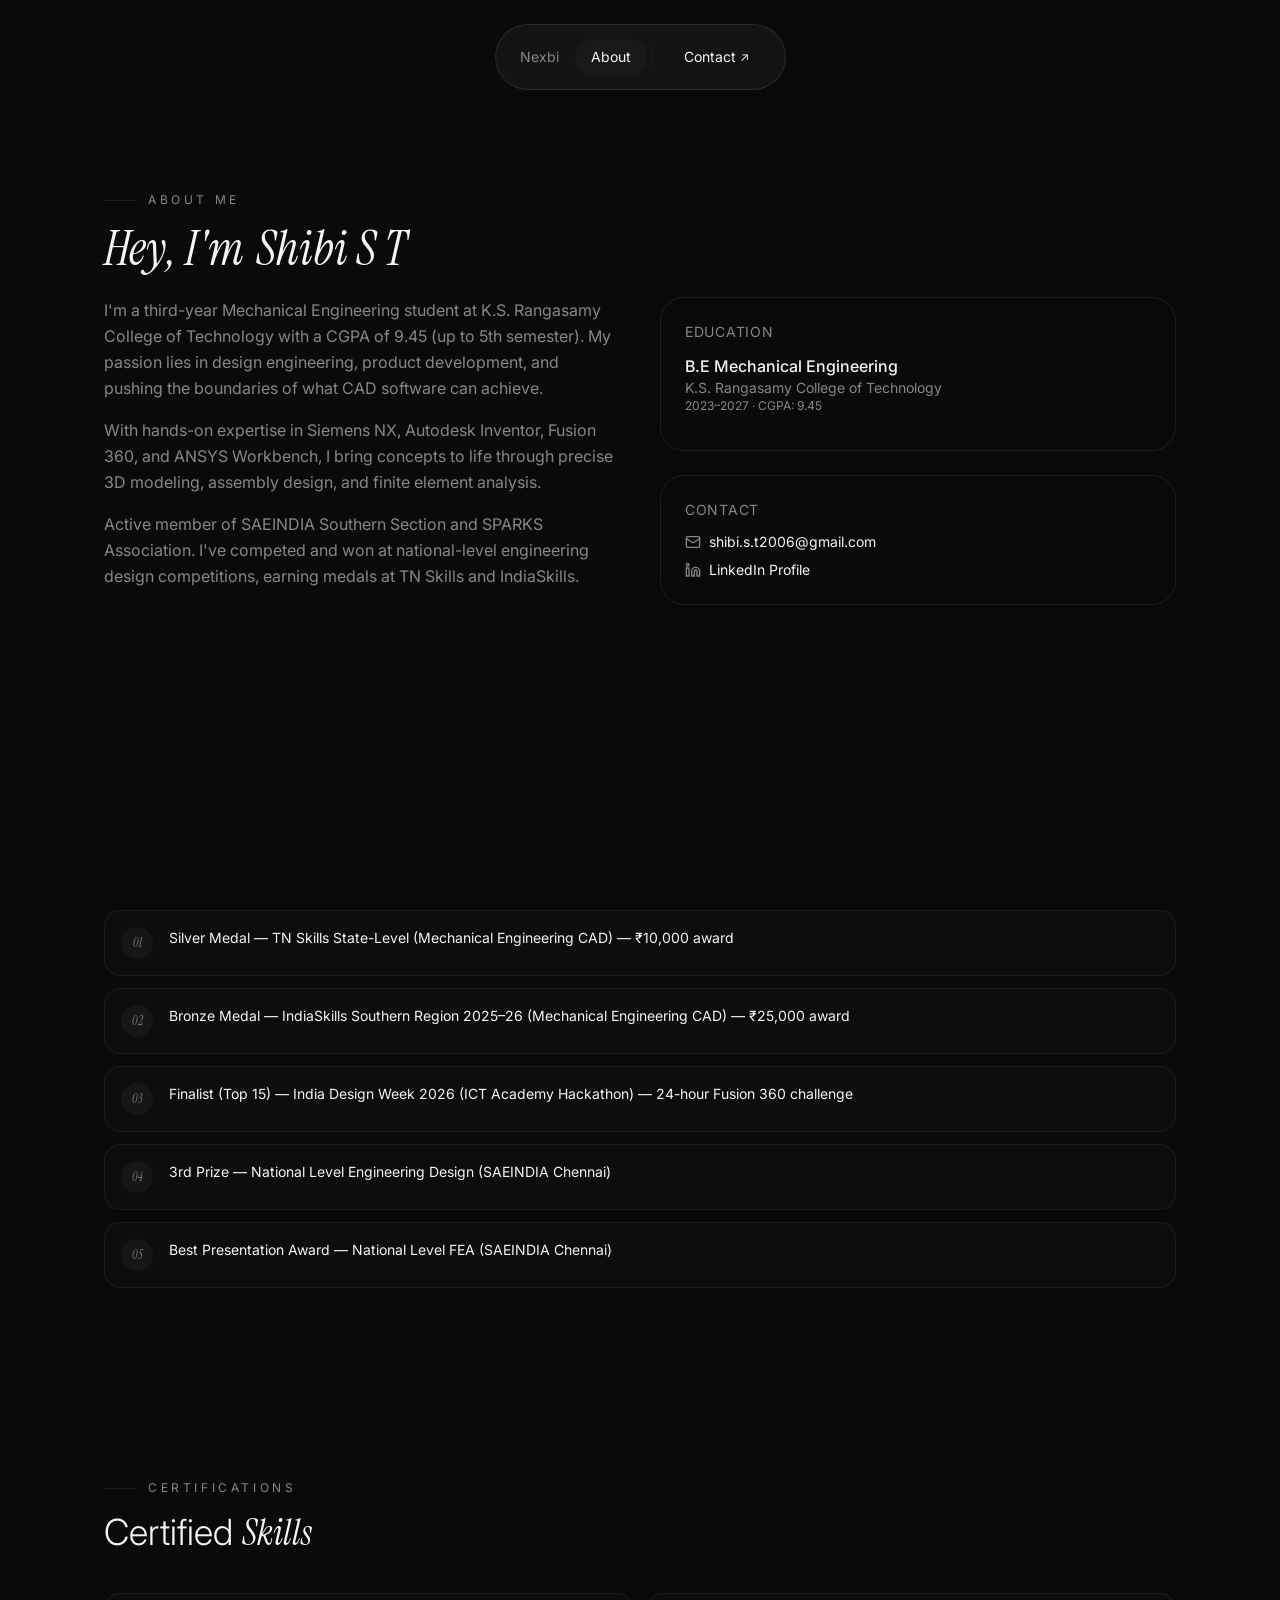
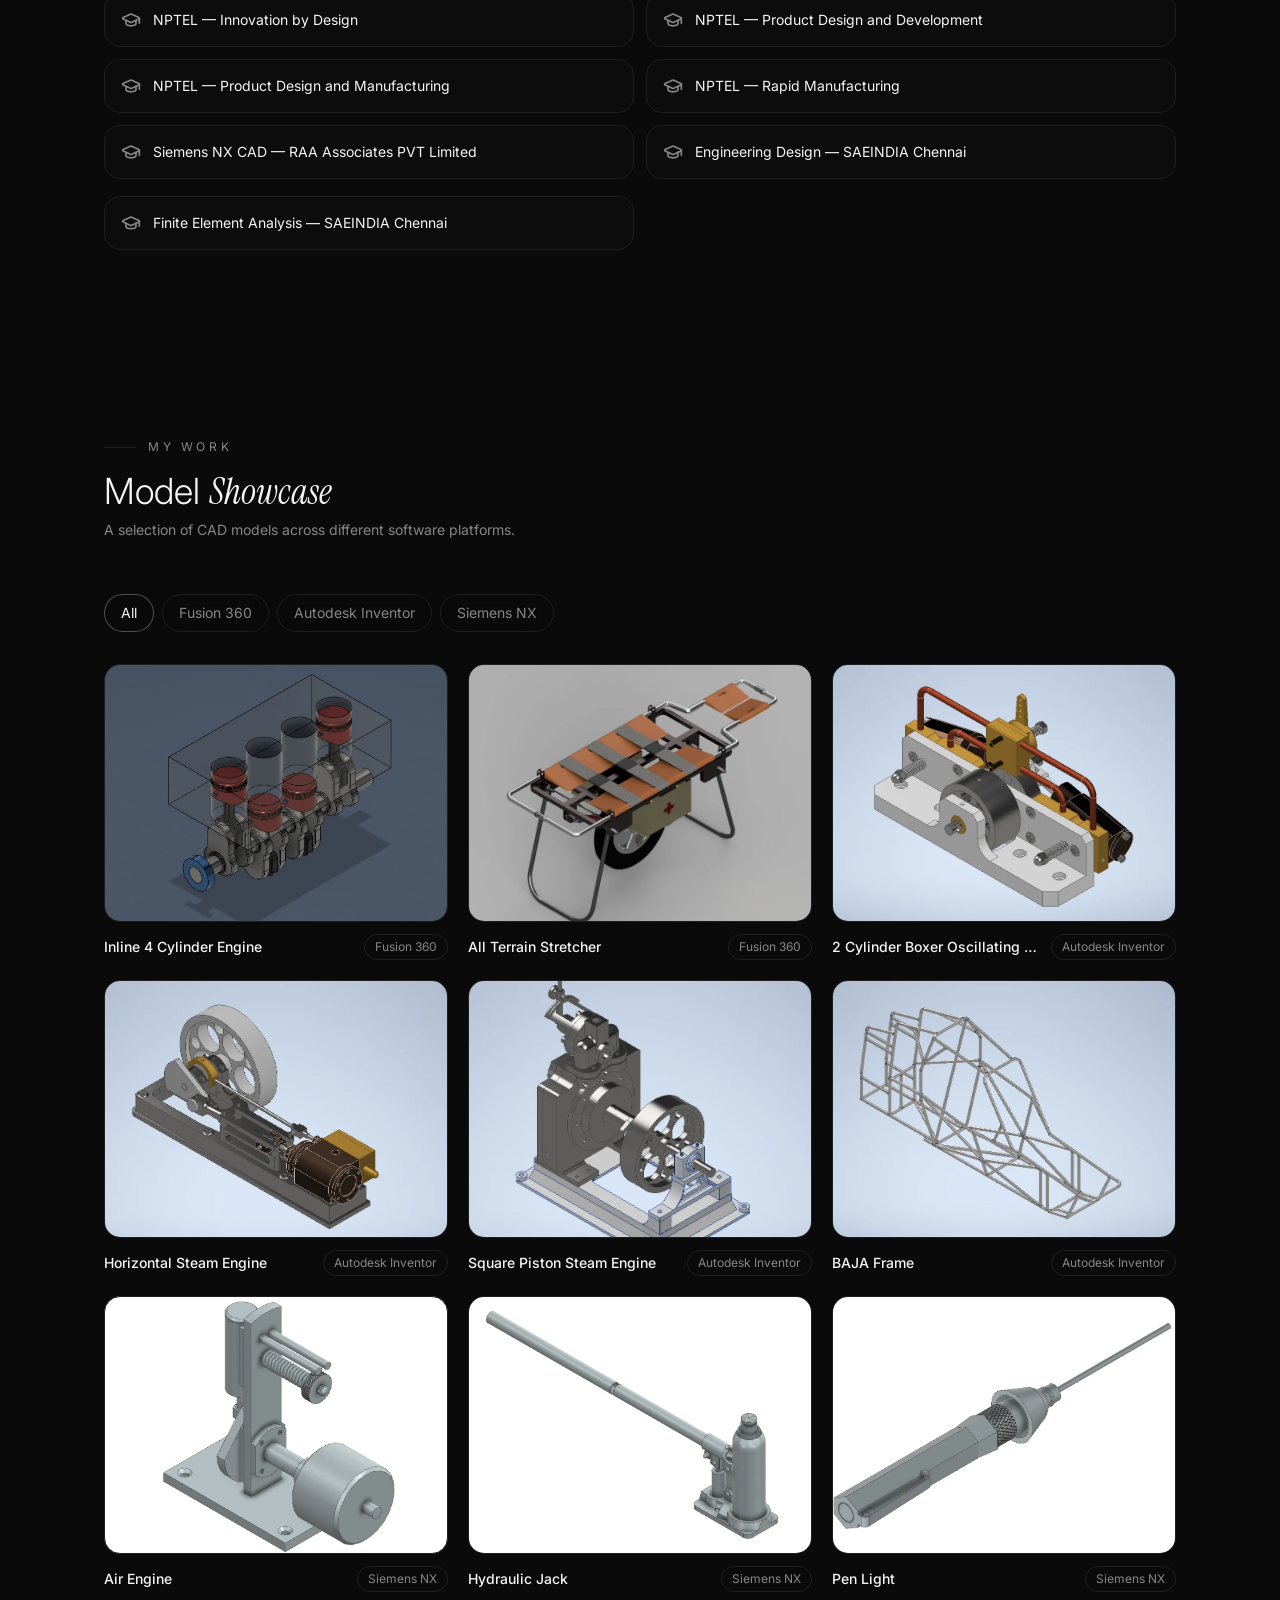
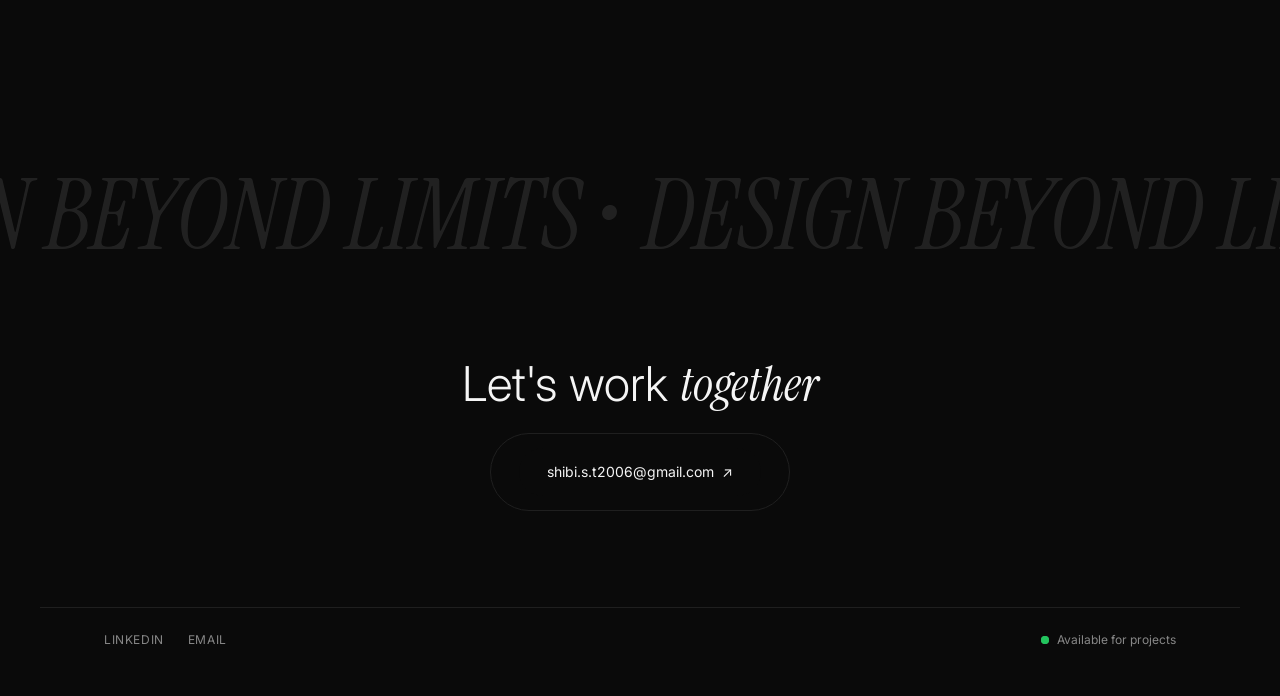
<file: index.html>
<!doctype html>
<html lang="en">
  <head>
    <meta charset="UTF-8" />
    <meta name="viewport" content="width=device-width, initial-scale=1.0" />
    <title>Shibi S T | Mechanical Engineer & CAD Designer</title>
    <meta
      name="description"
      content="Official portfolio of Shibi S T. A third-year Mechanical Engineering student and CAD designer specializing in NEXBI services, 3D modeling, and engineering drafting."
    />
    <meta name="keywords" content="Shibi S T, shibi st, mechanical engineer hosur, CAD designer India, NEXBI founder, engineering student portfolio" />
    <meta name="author" content="Shibi S T" />
    <meta name="robots" content="index, follow" />
    <meta name="googlebot" content="index, follow" />
    <link rel="canonical" href="https://shibist.me/" />
    <link rel="icon" type="image/png" href="/favicon.png" />

    <meta property="og:site_name" content="Shibi S T" />
    <meta property="og:title" content="Shibi S T | Mechanical Engineer & CAD Designer" />
    <meta
      property="og:description"
      content="Portfolio of Shibi S T - Specialized in CAD modeling, product design, and founder of NEXBI."
    />
    <meta property="og:type" content="website" />
    <meta property="og:url" content="https://shibist.me/" />
    <meta property="og:image" content="https://shibist.me/favicon.png" />

    <meta name="twitter:card" content="summary" />
    <meta name="twitter:title" content="Shibi S T | About" />
    <meta
      name="twitter:description"
      content="About Shibi S T - Mechanical Engineering student and CAD designer focused on product design, modeling, and engineering competitions."
    />
    <meta name="twitter:image" content="https://shibist.me/favicon.png" />

    <script type="application/ld+json">
      {
        "@context": "https://schema.org",
        "@type": "Person",
        "name": "Shibi S T",
        "alternateName": ["shibi st", "shibi s t"],
        "url": "https://shibist.me/",
        "jobTitle": "Mechanical Engineering Student and CAD Designer",
        "email": "shibi.s.t2006@gmail.com",
        "description": "Founder of NEXBI, specializing in CAD modeling and engineering design.",
        "sameAs": [
          "https://www.linkedin.com/in/shibi-s-t-",
          "https://github.com/SHIBI-S-T",
          "https://nexbi.works"
        ]
      }
    </script>
    <script type="module" crossorigin src="/assets/index-DnCBXsKZ.js"></script>
    <link rel="stylesheet" crossorigin href="/assets/index-svt3LB_r.css">
  </head>
  <body>
    <div id="root"></div>
  </body>
</html>
</file>
<file: assets/index-svt3LB_r.css>
@import"https://fonts.googleapis.com/css2?family=Instrument+Serif:ital@1&family=Inter:wght@300;400;500;600;700&display=swap";*,:before,:after{--tw-border-spacing-x: 0;--tw-border-spacing-y: 0;--tw-translate-x: 0;--tw-translate-y: 0;--tw-rotate: 0;--tw-skew-x: 0;--tw-skew-y: 0;--tw-scale-x: 1;--tw-scale-y: 1;--tw-pan-x: ;--tw-pan-y: ;--tw-pinch-zoom: ;--tw-scroll-snap-strictness: proximity;--tw-gradient-from-position: ;--tw-gradient-via-position: ;--tw-gradient-to-position: ;--tw-ordinal: ;--tw-slashed-zero: ;--tw-numeric-figure: ;--tw-numeric-spacing: ;--tw-numeric-fraction: ;--tw-ring-inset: ;--tw-ring-offset-width: 0px;--tw-ring-offset-color: #fff;--tw-ring-color: rgb(59 130 246 / .5);--tw-ring-offset-shadow: 0 0 #0000;--tw-ring-shadow: 0 0 #0000;--tw-shadow: 0 0 #0000;--tw-shadow-colored: 0 0 #0000;--tw-blur: ;--tw-brightness: ;--tw-contrast: ;--tw-grayscale: ;--tw-hue-rotate: ;--tw-invert: ;--tw-saturate: ;--tw-sepia: ;--tw-drop-shadow: ;--tw-backdrop-blur: ;--tw-backdrop-brightness: ;--tw-backdrop-contrast: ;--tw-backdrop-grayscale: ;--tw-backdrop-hue-rotate: ;--tw-backdrop-invert: ;--tw-backdrop-opacity: ;--tw-backdrop-saturate: ;--tw-backdrop-sepia: ;--tw-contain-size: ;--tw-contain-layout: ;--tw-contain-paint: ;--tw-contain-style: }::backdrop{--tw-border-spacing-x: 0;--tw-border-spacing-y: 0;--tw-translate-x: 0;--tw-translate-y: 0;--tw-rotate: 0;--tw-skew-x: 0;--tw-skew-y: 0;--tw-scale-x: 1;--tw-scale-y: 1;--tw-pan-x: ;--tw-pan-y: ;--tw-pinch-zoom: ;--tw-scroll-snap-strictness: proximity;--tw-gradient-from-position: ;--tw-gradient-via-position: ;--tw-gradient-to-position: ;--tw-ordinal: ;--tw-slashed-zero: ;--tw-numeric-figure: ;--tw-numeric-spacing: ;--tw-numeric-fraction: ;--tw-ring-inset: ;--tw-ring-offset-width: 0px;--tw-ring-offset-color: #fff;--tw-ring-color: rgb(59 130 246 / .5);--tw-ring-offset-shadow: 0 0 #0000;--tw-ring-shadow: 0 0 #0000;--tw-shadow: 0 0 #0000;--tw-shadow-colored: 0 0 #0000;--tw-blur: ;--tw-brightness: ;--tw-contrast: ;--tw-grayscale: ;--tw-hue-rotate: ;--tw-invert: ;--tw-saturate: ;--tw-sepia: ;--tw-drop-shadow: ;--tw-backdrop-blur: ;--tw-backdrop-brightness: ;--tw-backdrop-contrast: ;--tw-backdrop-grayscale: ;--tw-backdrop-hue-rotate: ;--tw-backdrop-invert: ;--tw-backdrop-opacity: ;--tw-backdrop-saturate: ;--tw-backdrop-sepia: ;--tw-contain-size: ;--tw-contain-layout: ;--tw-contain-paint: ;--tw-contain-style: }*,:before,:after{box-sizing:border-box;border-width:0;border-style:solid;border-color:#e5e7eb}:before,:after{--tw-content: ""}html,:host{line-height:1.5;-webkit-text-size-adjust:100%;-moz-tab-size:4;-o-tab-size:4;tab-size:4;font-family:ui-sans-serif,system-ui,sans-serif,"Apple Color Emoji","Segoe UI Emoji",Segoe UI Symbol,"Noto Color Emoji";font-feature-settings:normal;font-variation-settings:normal;-webkit-tap-highlight-color:transparent}body{margin:0;line-height:inherit}hr{height:0;color:inherit;border-top-width:1px}abbr:where([title]){-webkit-text-decoration:underline dotted;text-decoration:underline dotted}h1,h2,h3,h4,h5,h6{font-size:inherit;font-weight:inherit}a{color:inherit;text-decoration:inherit}b,strong{font-weight:bolder}code,kbd,samp,pre{font-family:ui-monospace,SFMono-Regular,Menlo,Monaco,Consolas,Liberation Mono,Courier New,monospace;font-feature-settings:normal;font-variation-settings:normal;font-size:1em}small{font-size:80%}sub,sup{font-size:75%;line-height:0;position:relative;vertical-align:baseline}sub{bottom:-.25em}sup{top:-.5em}table{text-indent:0;border-color:inherit;border-collapse:collapse}button,input,optgroup,select,textarea{font-family:inherit;font-feature-settings:inherit;font-variation-settings:inherit;font-size:100%;font-weight:inherit;line-height:inherit;letter-spacing:inherit;color:inherit;margin:0;padding:0}button,select{text-transform:none}button,input:where([type=button]),input:where([type=reset]),input:where([type=submit]){-webkit-appearance:button;background-color:transparent;background-image:none}:-moz-focusring{outline:auto}:-moz-ui-invalid{box-shadow:none}progress{vertical-align:baseline}::-webkit-inner-spin-button,::-webkit-outer-spin-button{height:auto}[type=search]{-webkit-appearance:textfield;outline-offset:-2px}::-webkit-search-decoration{-webkit-appearance:none}::-webkit-file-upload-button{-webkit-appearance:button;font:inherit}summary{display:list-item}blockquote,dl,dd,h1,h2,h3,h4,h5,h6,hr,figure,p,pre{margin:0}fieldset{margin:0;padding:0}legend{padding:0}ol,ul,menu{list-style:none;margin:0;padding:0}dialog{padding:0}textarea{resize:vertical}input::-moz-placeholder,textarea::-moz-placeholder{opacity:1;color:#9ca3af}input::placeholder,textarea::placeholder{opacity:1;color:#9ca3af}button,[role=button]{cursor:pointer}:disabled{cursor:default}img,svg,video,canvas,audio,iframe,embed,object{display:block;vertical-align:middle}img,video{max-width:100%;height:auto}[hidden]:where(:not([hidden=until-found])){display:none}:root{--bg: 0 0% 4%;--surface: 0 0% 8%;--text: 0 0% 96%;--muted: 0 0% 53%;--stroke: 0 0% 12%;--accent: 210 35% 55%;--accent-light: 210 30% 67%;--font-body: "Inter", sans-serif;--font-display: "Instrument Serif", serif;--background: 0 0% 4%;--foreground: 0 0% 96%;--card: 0 0% 8%;--card-foreground: 0 0% 96%;--popover: 0 0% 8%;--popover-foreground: 0 0% 96%;--primary: 210 35% 55%;--primary-foreground: 0 0% 4%;--secondary: 0 0% 12%;--secondary-foreground: 0 0% 96%;--muted-color: 0 0% 53%;--muted-foreground: 0 0% 53%;--accent-color: 0 0% 96%;--accent-foreground: 0 0% 4%;--destructive: 0 84.2% 60.2%;--destructive-foreground: 0 0% 96%;--border: 0 0% 12%;--input: 0 0% 12%;--ring: 210 35% 55%;--radius: .5rem;--sidebar-background: 0 0% 6%;--sidebar-foreground: 0 0% 96%;--sidebar-primary: 0 0% 96%;--sidebar-primary-foreground: 0 0% 4%;--sidebar-accent: 0 0% 12%;--sidebar-accent-foreground: 0 0% 96%;--sidebar-border: 0 0% 12%;--sidebar-ring: 0 0% 96%}*{border-color:hsl(var(--border))}body{background-color:hsl(var(--bg));font-family:Inter,sans-serif;color:hsl(var(--text));-webkit-font-smoothing:antialiased;-moz-osx-font-smoothing:grayscale}html{scroll-behavior:smooth;scrollbar-width:none;-ms-overflow-style:none}html::-webkit-scrollbar{display:none}select,select option{background-color:hsl(var(--surface));color:hsl(var(--text))}.sr-only{position:absolute;width:1px;height:1px;padding:0;margin:-1px;overflow:hidden;clip:rect(0,0,0,0);white-space:nowrap;border-width:0}.pointer-events-none{pointer-events:none}.pointer-events-auto{pointer-events:auto}.visible{visibility:visible}.invisible{visibility:hidden}.fixed{position:fixed}.absolute{position:absolute}.relative{position:relative}.inset-0{top:0;right:0;bottom:0;left:0}.inset-\[-2px\]{top:-2px;right:-2px;bottom:-2px;left:-2px}.inset-x-0{left:0;right:0}.inset-y-0{top:0;bottom:0}.-bottom-12{bottom:-3rem}.-left-12{left:-3rem}.-right-12{right:-3rem}.-top-12{top:-3rem}.bottom-0{bottom:0}.bottom-2{bottom:.5rem}.bottom-8{bottom:2rem}.left-0{left:0}.left-1{left:.25rem}.left-1\/2{left:50%}.left-2{left:.5rem}.left-4{left:1rem}.left-\[50\%\]{left:50%}.right-0{right:0}.right-1{right:.25rem}.right-2{right:.5rem}.right-3{right:.75rem}.right-4{right:1rem}.top-0{top:0}.top-1\.5{top:.375rem}.top-1\/2{top:50%}.top-2{top:.5rem}.top-3\.5{top:.875rem}.top-4{top:1rem}.top-\[1px\]{top:1px}.top-\[50\%\]{top:50%}.top-\[60\%\]{top:60%}.top-full{top:100%}.-z-10{z-index:-10}.z-0{z-index:0}.z-10{z-index:10}.z-20{z-index:20}.z-50{z-index:50}.z-\[100\]{z-index:100}.z-\[1\]{z-index:1}.z-\[2\]{z-index:2}.z-\[9999\]{z-index:9999}.-mx-1{margin-left:-.25rem;margin-right:-.25rem}.mx-1{margin-left:.25rem;margin-right:.25rem}.mx-2{margin-left:.5rem;margin-right:.5rem}.mx-3\.5{margin-left:.875rem;margin-right:.875rem}.mx-auto{margin-left:auto;margin-right:auto}.my-0\.5{margin-top:.125rem;margin-bottom:.125rem}.my-1{margin-top:.25rem;margin-bottom:.25rem}.-ml-4{margin-left:-1rem}.-mt-4{margin-top:-1rem}.mb-1{margin-bottom:.25rem}.mb-10{margin-bottom:2.5rem}.mb-12{margin-bottom:3rem}.mb-16{margin-bottom:4rem}.mb-2{margin-bottom:.5rem}.mb-20{margin-bottom:5rem}.mb-24{margin-bottom:6rem}.mb-3{margin-bottom:.75rem}.mb-4{margin-bottom:1rem}.mb-5{margin-bottom:1.25rem}.mb-6{margin-bottom:1.5rem}.mb-8{margin-bottom:2rem}.ml-1{margin-left:.25rem}.ml-2{margin-left:.5rem}.ml-auto{margin-left:auto}.mr-2{margin-right:.5rem}.mt-1{margin-top:.25rem}.mt-1\.5{margin-top:.375rem}.mt-2{margin-top:.5rem}.mt-24{margin-top:6rem}.mt-3{margin-top:.75rem}.mt-4{margin-top:1rem}.mt-auto{margin-top:auto}.block{display:block}.inline-block{display:inline-block}.flex{display:flex}.inline-flex{display:inline-flex}.table{display:table}.grid{display:grid}.hidden{display:none}.aspect-\[4\/3\]{aspect-ratio:4/3}.aspect-square{aspect-ratio:1 / 1}.aspect-video{aspect-ratio:16 / 9}.size-4{width:1rem;height:1rem}.h-1\.5{height:.375rem}.h-10{height:2.5rem}.h-11{height:2.75rem}.h-12{height:3rem}.h-2{height:.5rem}.h-2\.5{height:.625rem}.h-3{height:.75rem}.h-3\.5{height:.875rem}.h-4{height:1rem}.h-5{height:1.25rem}.h-6{height:1.5rem}.h-7{height:1.75rem}.h-8{height:2rem}.h-9{height:2.25rem}.h-\[1px\]{height:1px}.h-\[3px\]{height:3px}.h-\[46px\]{height:46px}.h-\[var\(--radix-navigation-menu-viewport-height\)\]{height:var(--radix-navigation-menu-viewport-height)}.h-\[var\(--radix-select-trigger-height\)\]{height:var(--radix-select-trigger-height)}.h-auto{height:auto}.h-full{height:100%}.h-px{height:1px}.h-screen{height:100vh}.h-svh{height:100svh}.max-h-96{max-height:24rem}.max-h-\[300px\]{max-height:300px}.max-h-\[70vh\]{max-height:70vh}.max-h-screen{max-height:100vh}.min-h-0{min-height:0px}.min-h-\[100px\]{min-height:100px}.min-h-\[80px\]{min-height:80px}.min-h-full{min-height:100%}.min-h-screen{min-height:100vh}.min-h-svh{min-height:100svh}.w-0{width:0px}.w-1{width:.25rem}.w-10{width:2.5rem}.w-11{width:2.75rem}.w-16{width:4rem}.w-2{width:.5rem}.w-2\.5{width:.625rem}.w-3{width:.75rem}.w-3\.5{width:.875rem}.w-3\/4{width:75%}.w-4{width:1rem}.w-5{width:1.25rem}.w-6{width:1.5rem}.w-64{width:16rem}.w-7{width:1.75rem}.w-72{width:18rem}.w-8{width:2rem}.w-9{width:2.25rem}.w-\[--sidebar-width\]{width:var(--sidebar-width)}.w-\[100px\]{width:100px}.w-\[1px\]{width:1px}.w-auto{width:auto}.w-full{width:100%}.w-max{width:-moz-max-content;width:max-content}.w-px{width:1px}.min-w-0{min-width:0px}.min-w-5{min-width:1.25rem}.min-w-\[12rem\]{min-width:12rem}.min-w-\[8rem\]{min-width:8rem}.min-w-\[var\(--radix-select-trigger-width\)\]{min-width:var(--radix-select-trigger-width)}.min-w-full{min-width:100%}.max-w-4xl{max-width:56rem}.max-w-\[--skeleton-width\]{max-width:var(--skeleton-width)}.max-w-\[1100px\]{max-width:1100px}.max-w-\[1200px\]{max-width:1200px}.max-w-\[700px\]{max-width:700px}.max-w-lg{max-width:32rem}.max-w-max{max-width:-moz-max-content;max-width:max-content}.max-w-md{max-width:28rem}.flex-1{flex:1 1 0%}.flex-shrink-0,.shrink-0{flex-shrink:0}.grow{flex-grow:1}.grow-0{flex-grow:0}.basis-full{flex-basis:100%}.caption-bottom{caption-side:bottom}.border-collapse{border-collapse:collapse}.origin-left{transform-origin:left}.-translate-x-1\/2{--tw-translate-x: -50%;transform:translate(var(--tw-translate-x),var(--tw-translate-y)) rotate(var(--tw-rotate)) skew(var(--tw-skew-x)) skewY(var(--tw-skew-y)) scaleX(var(--tw-scale-x)) scaleY(var(--tw-scale-y))}.-translate-x-px{--tw-translate-x: -1px;transform:translate(var(--tw-translate-x),var(--tw-translate-y)) rotate(var(--tw-rotate)) skew(var(--tw-skew-x)) skewY(var(--tw-skew-y)) scaleX(var(--tw-scale-x)) scaleY(var(--tw-scale-y))}.-translate-y-1\/2{--tw-translate-y: -50%;transform:translate(var(--tw-translate-x),var(--tw-translate-y)) rotate(var(--tw-rotate)) skew(var(--tw-skew-x)) skewY(var(--tw-skew-y)) scaleX(var(--tw-scale-x)) scaleY(var(--tw-scale-y))}.-translate-y-full{--tw-translate-y: -100%;transform:translate(var(--tw-translate-x),var(--tw-translate-y)) rotate(var(--tw-rotate)) skew(var(--tw-skew-x)) skewY(var(--tw-skew-y)) scaleX(var(--tw-scale-x)) scaleY(var(--tw-scale-y))}.translate-x-\[-50\%\]{--tw-translate-x: -50%;transform:translate(var(--tw-translate-x),var(--tw-translate-y)) rotate(var(--tw-rotate)) skew(var(--tw-skew-x)) skewY(var(--tw-skew-y)) scaleX(var(--tw-scale-x)) scaleY(var(--tw-scale-y))}.translate-x-px{--tw-translate-x: 1px;transform:translate(var(--tw-translate-x),var(--tw-translate-y)) rotate(var(--tw-rotate)) skew(var(--tw-skew-x)) skewY(var(--tw-skew-y)) scaleX(var(--tw-scale-x)) scaleY(var(--tw-scale-y))}.translate-y-0{--tw-translate-y: 0px;transform:translate(var(--tw-translate-x),var(--tw-translate-y)) rotate(var(--tw-rotate)) skew(var(--tw-skew-x)) skewY(var(--tw-skew-y)) scaleX(var(--tw-scale-x)) scaleY(var(--tw-scale-y))}.translate-y-\[-50\%\]{--tw-translate-y: -50%;transform:translate(var(--tw-translate-x),var(--tw-translate-y)) rotate(var(--tw-rotate)) skew(var(--tw-skew-x)) skewY(var(--tw-skew-y)) scaleX(var(--tw-scale-x)) scaleY(var(--tw-scale-y))}.rotate-180{--tw-rotate: 180deg;transform:translate(var(--tw-translate-x),var(--tw-translate-y)) rotate(var(--tw-rotate)) skew(var(--tw-skew-x)) skewY(var(--tw-skew-y)) scaleX(var(--tw-scale-x)) scaleY(var(--tw-scale-y))}.rotate-45{--tw-rotate: 45deg;transform:translate(var(--tw-translate-x),var(--tw-translate-y)) rotate(var(--tw-rotate)) skew(var(--tw-skew-x)) skewY(var(--tw-skew-y)) scaleX(var(--tw-scale-x)) scaleY(var(--tw-scale-y))}.rotate-90{--tw-rotate: 90deg;transform:translate(var(--tw-translate-x),var(--tw-translate-y)) rotate(var(--tw-rotate)) skew(var(--tw-skew-x)) skewY(var(--tw-skew-y)) scaleX(var(--tw-scale-x)) scaleY(var(--tw-scale-y))}.transform{transform:translate(var(--tw-translate-x),var(--tw-translate-y)) rotate(var(--tw-rotate)) skew(var(--tw-skew-x)) skewY(var(--tw-skew-y)) scaleX(var(--tw-scale-x)) scaleY(var(--tw-scale-y))}@keyframes ping{75%,to{transform:scale(2);opacity:0}}.animate-ping{animation:ping 1s cubic-bezier(0,0,.2,1) infinite}@keyframes pulse{50%{opacity:.5}}.animate-pulse{animation:pulse 2s cubic-bezier(.4,0,.6,1) infinite}.cursor-default{cursor:default}.cursor-pointer{cursor:pointer}.touch-none{touch-action:none}.select-none{-webkit-user-select:none;-moz-user-select:none;user-select:none}.resize-y{resize:vertical}.list-none{list-style-type:none}.grid-cols-1{grid-template-columns:repeat(1,minmax(0,1fr))}.grid-rows-\[0fr\]{grid-template-rows:0fr}.grid-rows-\[1fr\]{grid-template-rows:1fr}.flex-row{flex-direction:row}.flex-col{flex-direction:column}.flex-col-reverse{flex-direction:column-reverse}.flex-wrap{flex-wrap:wrap}.items-start{align-items:flex-start}.items-end{align-items:flex-end}.items-center{align-items:center}.items-stretch{align-items:stretch}.justify-center{justify-content:center}.justify-between{justify-content:space-between}.gap-1{gap:.25rem}.gap-1\.5{gap:.375rem}.gap-10{gap:2.5rem}.gap-2{gap:.5rem}.gap-3{gap:.75rem}.gap-4{gap:1rem}.gap-5{gap:1.25rem}.gap-6{gap:1.5rem}.gap-8{gap:2rem}.space-x-1>:not([hidden])~:not([hidden]){--tw-space-x-reverse: 0;margin-right:calc(.25rem * var(--tw-space-x-reverse));margin-left:calc(.25rem * calc(1 - var(--tw-space-x-reverse)))}.space-x-4>:not([hidden])~:not([hidden]){--tw-space-x-reverse: 0;margin-right:calc(1rem * var(--tw-space-x-reverse));margin-left:calc(1rem * calc(1 - var(--tw-space-x-reverse)))}.space-y-1>:not([hidden])~:not([hidden]){--tw-space-y-reverse: 0;margin-top:calc(.25rem * calc(1 - var(--tw-space-y-reverse)));margin-bottom:calc(.25rem * var(--tw-space-y-reverse))}.space-y-1\.5>:not([hidden])~:not([hidden]){--tw-space-y-reverse: 0;margin-top:calc(.375rem * calc(1 - var(--tw-space-y-reverse)));margin-bottom:calc(.375rem * var(--tw-space-y-reverse))}.space-y-2>:not([hidden])~:not([hidden]){--tw-space-y-reverse: 0;margin-top:calc(.5rem * calc(1 - var(--tw-space-y-reverse)));margin-bottom:calc(.5rem * var(--tw-space-y-reverse))}.space-y-3>:not([hidden])~:not([hidden]){--tw-space-y-reverse: 0;margin-top:calc(.75rem * calc(1 - var(--tw-space-y-reverse)));margin-bottom:calc(.75rem * var(--tw-space-y-reverse))}.space-y-4>:not([hidden])~:not([hidden]){--tw-space-y-reverse: 0;margin-top:calc(1rem * calc(1 - var(--tw-space-y-reverse)));margin-bottom:calc(1rem * var(--tw-space-y-reverse))}.space-y-5>:not([hidden])~:not([hidden]){--tw-space-y-reverse: 0;margin-top:calc(1.25rem * calc(1 - var(--tw-space-y-reverse)));margin-bottom:calc(1.25rem * var(--tw-space-y-reverse))}.overflow-auto{overflow:auto}.overflow-hidden{overflow:hidden}.overflow-y-auto{overflow-y:auto}.overflow-x-hidden{overflow-x:hidden}.truncate{overflow:hidden;text-overflow:ellipsis;white-space:nowrap}.whitespace-nowrap{white-space:nowrap}.whitespace-pre-line{white-space:pre-line}.break-words{overflow-wrap:break-word}.rounded-2xl{border-radius:1rem}.rounded-3xl{border-radius:1.5rem}.rounded-\[2px\]{border-radius:2px}.rounded-\[inherit\]{border-radius:inherit}.rounded-full{border-radius:9999px}.rounded-lg{border-radius:var(--radius)}.rounded-md{border-radius:calc(var(--radius) - 2px)}.rounded-sm{border-radius:calc(var(--radius) - 4px)}.rounded-xl{border-radius:.75rem}.rounded-t-\[10px\]{border-top-left-radius:10px;border-top-right-radius:10px}.rounded-tl-sm{border-top-left-radius:calc(var(--radius) - 4px)}.border{border-width:1px}.border-2{border-width:2px}.border-\[1\.5px\]{border-width:1.5px}.border-y{border-top-width:1px;border-bottom-width:1px}.border-b{border-bottom-width:1px}.border-l{border-left-width:1px}.border-r{border-right-width:1px}.border-t{border-top-width:1px}.border-dashed{border-style:dashed}.border-\[--color-border\]{border-color:var(--color-border)}.border-accent\/30{border-color:hsl(var(--accent-color) / .3)}.border-border\/50{border-color:hsl(var(--border) / .5)}.border-destructive{border-color:hsl(var(--destructive))}.border-destructive\/50{border-color:hsl(var(--destructive) / .5)}.border-input{border-color:hsl(var(--input))}.border-primary{border-color:hsl(var(--primary))}.border-sidebar-border{border-color:hsl(var(--sidebar-border))}.border-stroke{border-color:hsl(var(--stroke))}.border-text-primary{border-color:hsl(var(--text))}.border-text-primary\/10{border-color:hsl(var(--text) / .1)}.border-text-primary\/30{border-color:hsl(var(--text) / .3)}.border-transparent{border-color:transparent}.border-l-transparent{border-left-color:transparent}.border-t-transparent{border-top-color:transparent}.bg-\[--color-bg\]{background-color:var(--color-bg)}.bg-accent{background-color:hsl(var(--accent-color))}.bg-accent\/10{background-color:hsl(var(--accent-color) / .1)}.bg-accent\/20{background-color:hsl(var(--accent-color) / .2)}.bg-accent\/5{background-color:hsl(var(--accent-color) / .05)}.bg-background{background-color:hsl(var(--background))}.bg-bg{background-color:hsl(var(--bg))}.bg-bg\/40{background-color:hsl(var(--bg) / .4)}.bg-bg\/60{background-color:hsl(var(--bg) / .6)}.bg-bg\/70{background-color:hsl(var(--bg) / .7)}.bg-bg\/90{background-color:hsl(var(--bg) / .9)}.bg-black\/80{background-color:#000c}.bg-border{background-color:hsl(var(--border))}.bg-card{background-color:hsl(var(--card))}.bg-destructive{background-color:hsl(var(--destructive))}.bg-foreground{background-color:hsl(var(--foreground))}.bg-green-400{--tw-bg-opacity: 1;background-color:rgb(74 222 128 / var(--tw-bg-opacity, 1))}.bg-green-500{--tw-bg-opacity: 1;background-color:rgb(34 197 94 / var(--tw-bg-opacity, 1))}.bg-muted{background-color:hsl(var(--muted))}.bg-muted\/50{background-color:hsl(var(--muted) / .5)}.bg-popover{background-color:hsl(var(--popover))}.bg-primary{background-color:hsl(var(--primary))}.bg-secondary{background-color:hsl(var(--secondary))}.bg-sidebar{background-color:hsl(var(--sidebar-background))}.bg-sidebar-border{background-color:hsl(var(--sidebar-border))}.bg-stroke{background-color:hsl(var(--stroke))}.bg-stroke\/50{background-color:hsl(var(--stroke) / .5)}.bg-surface{background-color:hsl(var(--surface))}.bg-surface\/20{background-color:hsl(var(--surface) / .2)}.bg-surface\/30{background-color:hsl(var(--surface) / .3)}.bg-surface\/40{background-color:hsl(var(--surface) / .4)}.bg-surface\/60{background-color:hsl(var(--surface) / .6)}.bg-text-primary{background-color:hsl(var(--text))}.bg-transparent{background-color:transparent}.bg-white{--tw-bg-opacity: 1;background-color:rgb(255 255 255 / var(--tw-bg-opacity, 1))}.fill-current{fill:currentColor}.object-contain{-o-object-fit:contain;object-fit:contain}.object-cover{-o-object-fit:cover;object-fit:cover}.p-0{padding:0}.p-1{padding:.25rem}.p-2{padding:.5rem}.p-3{padding:.75rem}.p-4{padding:1rem}.p-6{padding:1.5rem}.p-8{padding:2rem}.p-\[1px\]{padding:1px}.p-\[2px\]{padding:2px}.px-1{padding-left:.25rem;padding-right:.25rem}.px-2{padding-left:.5rem;padding-right:.5rem}.px-2\.5{padding-left:.625rem;padding-right:.625rem}.px-3{padding-left:.75rem;padding-right:.75rem}.px-4{padding-left:1rem;padding-right:1rem}.px-5{padding-left:1.25rem;padding-right:1.25rem}.px-6{padding-left:1.5rem;padding-right:1.5rem}.px-7{padding-left:1.75rem;padding-right:1.75rem}.px-8{padding-left:2rem;padding-right:2rem}.py-0\.5{padding-top:.125rem;padding-bottom:.125rem}.py-1{padding-top:.25rem;padding-bottom:.25rem}.py-1\.5{padding-top:.375rem;padding-bottom:.375rem}.py-10{padding-top:2.5rem;padding-bottom:2.5rem}.py-12{padding-top:3rem;padding-bottom:3rem}.py-16{padding-top:4rem;padding-bottom:4rem}.py-2{padding-top:.5rem;padding-bottom:.5rem}.py-2\.5{padding-top:.625rem;padding-bottom:.625rem}.py-3{padding-top:.75rem;padding-bottom:.75rem}.py-3\.5{padding-top:.875rem;padding-bottom:.875rem}.py-4{padding-top:1rem;padding-bottom:1rem}.py-6{padding-top:1.5rem;padding-bottom:1.5rem}.pb-20{padding-bottom:5rem}.pb-3{padding-bottom:.75rem}.pb-4{padding-bottom:1rem}.pb-8{padding-bottom:2rem}.pl-10{padding-left:2.5rem}.pl-16{padding-left:4rem}.pl-2\.5{padding-left:.625rem}.pl-4{padding-left:1rem}.pl-8{padding-left:2rem}.pr-2{padding-right:.5rem}.pr-2\.5{padding-right:.625rem}.pr-8{padding-right:2rem}.pt-0{padding-top:0}.pt-1{padding-top:.25rem}.pt-16{padding-top:4rem}.pt-24{padding-top:6rem}.pt-28{padding-top:7rem}.pt-3{padding-top:.75rem}.pt-4{padding-top:1rem}.pt-6{padding-top:1.5rem}.text-left{text-align:left}.text-center{text-align:center}.align-middle{vertical-align:middle}.font-body{font-family:Inter,sans-serif}.font-display{font-family:Instrument Serif,serif}.font-mono{font-family:ui-monospace,SFMono-Regular,Menlo,Monaco,Consolas,Liberation Mono,Courier New,monospace}.text-2xl{font-size:1.5rem;line-height:2rem}.text-3xl{font-size:1.875rem;line-height:2.25rem}.text-4xl{font-size:2.25rem;line-height:2.5rem}.text-5xl{font-size:3rem;line-height:1}.text-6xl{font-size:3.75rem;line-height:1}.text-\[0\.8rem\]{font-size:.8rem}.text-base{font-size:1rem;line-height:1.5rem}.text-lg{font-size:1.125rem;line-height:1.75rem}.text-sm{font-size:.875rem;line-height:1.25rem}.text-xl{font-size:1.25rem;line-height:1.75rem}.text-xs{font-size:.75rem;line-height:1rem}.font-bold{font-weight:700}.font-light{font-weight:300}.font-medium{font-weight:500}.font-normal{font-weight:400}.font-semibold{font-weight:600}.uppercase{text-transform:uppercase}.italic{font-style:italic}.tabular-nums{--tw-numeric-spacing: tabular-nums;font-variant-numeric:var(--tw-ordinal) var(--tw-slashed-zero) var(--tw-numeric-figure) var(--tw-numeric-spacing) var(--tw-numeric-fraction)}.leading-\[0\.9\]{line-height:.9}.leading-none{line-height:1}.leading-relaxed{line-height:1.625}.leading-tight{line-height:1.25}.tracking-\[0\.2em\]{letter-spacing:.2em}.tracking-\[0\.3em\]{letter-spacing:.3em}.tracking-tight{letter-spacing:-.025em}.tracking-wider{letter-spacing:.05em}.tracking-widest{letter-spacing:.1em}.text-accent{color:hsl(var(--accent-color))}.text-accent-foreground{color:hsl(var(--accent-foreground))}.text-bg{color:hsl(var(--bg))}.text-card-foreground{color:hsl(var(--card-foreground))}.text-current{color:currentColor}.text-destructive{color:hsl(var(--destructive))}.text-destructive-foreground{color:hsl(var(--destructive-foreground))}.text-foreground{color:hsl(var(--foreground))}.text-foreground\/50{color:hsl(var(--foreground) / .5)}.text-muted{color:hsl(var(--muted))}.text-popover-foreground{color:hsl(var(--popover-foreground))}.text-primary{color:hsl(var(--primary))}.text-primary-foreground{color:hsl(var(--primary-foreground))}.text-secondary-foreground{color:hsl(var(--secondary-foreground))}.text-sidebar-foreground{color:hsl(var(--sidebar-foreground))}.text-sidebar-foreground\/70{color:hsl(var(--sidebar-foreground) / .7)}.text-text-primary{color:hsl(var(--text))}.text-text-primary\/10{color:hsl(var(--text) / .1)}.text-text-primary\/80{color:hsl(var(--text) / .8)}.underline{text-decoration-line:underline}.underline-offset-4{text-underline-offset:4px}.opacity-0{opacity:0}.opacity-50{opacity:.5}.opacity-60{opacity:.6}.opacity-70{opacity:.7}.opacity-75{opacity:.75}.opacity-90{opacity:.9}.shadow-\[0_0_0_1px_hsl\(var\(--sidebar-border\)\)\]{--tw-shadow: 0 0 0 1px hsl(var(--sidebar-border));--tw-shadow-colored: 0 0 0 1px var(--tw-shadow-color);box-shadow:var(--tw-ring-offset-shadow, 0 0 #0000),var(--tw-ring-shadow, 0 0 #0000),var(--tw-shadow)}.shadow-lg{--tw-shadow: 0 10px 15px -3px rgb(0 0 0 / .1), 0 4px 6px -4px rgb(0 0 0 / .1);--tw-shadow-colored: 0 10px 15px -3px var(--tw-shadow-color), 0 4px 6px -4px var(--tw-shadow-color);box-shadow:var(--tw-ring-offset-shadow, 0 0 #0000),var(--tw-ring-shadow, 0 0 #0000),var(--tw-shadow)}.shadow-md{--tw-shadow: 0 4px 6px -1px rgb(0 0 0 / .1), 0 2px 4px -2px rgb(0 0 0 / .1);--tw-shadow-colored: 0 4px 6px -1px var(--tw-shadow-color), 0 2px 4px -2px var(--tw-shadow-color);box-shadow:var(--tw-ring-offset-shadow, 0 0 #0000),var(--tw-ring-shadow, 0 0 #0000),var(--tw-shadow)}.shadow-none{--tw-shadow: 0 0 #0000;--tw-shadow-colored: 0 0 #0000;box-shadow:var(--tw-ring-offset-shadow, 0 0 #0000),var(--tw-ring-shadow, 0 0 #0000),var(--tw-shadow)}.shadow-sm{--tw-shadow: 0 1px 2px 0 rgb(0 0 0 / .05);--tw-shadow-colored: 0 1px 2px 0 var(--tw-shadow-color);box-shadow:var(--tw-ring-offset-shadow, 0 0 #0000),var(--tw-ring-shadow, 0 0 #0000),var(--tw-shadow)}.shadow-xl{--tw-shadow: 0 20px 25px -5px rgb(0 0 0 / .1), 0 8px 10px -6px rgb(0 0 0 / .1);--tw-shadow-colored: 0 20px 25px -5px var(--tw-shadow-color), 0 8px 10px -6px var(--tw-shadow-color);box-shadow:var(--tw-ring-offset-shadow, 0 0 #0000),var(--tw-ring-shadow, 0 0 #0000),var(--tw-shadow)}.shadow-bg\/50{--tw-shadow-color: hsl(var(--bg) / .5);--tw-shadow: var(--tw-shadow-colored)}.outline-none{outline:2px solid transparent;outline-offset:2px}.outline{outline-style:solid}.ring-0{--tw-ring-offset-shadow: var(--tw-ring-inset) 0 0 0 var(--tw-ring-offset-width) var(--tw-ring-offset-color);--tw-ring-shadow: var(--tw-ring-inset) 0 0 0 calc(0px + var(--tw-ring-offset-width)) var(--tw-ring-color);box-shadow:var(--tw-ring-offset-shadow),var(--tw-ring-shadow),var(--tw-shadow, 0 0 #0000)}.ring-2{--tw-ring-offset-shadow: var(--tw-ring-inset) 0 0 0 var(--tw-ring-offset-width) var(--tw-ring-offset-color);--tw-ring-shadow: var(--tw-ring-inset) 0 0 0 calc(2px + var(--tw-ring-offset-width)) var(--tw-ring-color);box-shadow:var(--tw-ring-offset-shadow),var(--tw-ring-shadow),var(--tw-shadow, 0 0 #0000)}.ring-ring{--tw-ring-color: hsl(var(--ring))}.ring-sidebar-ring{--tw-ring-color: hsl(var(--sidebar-ring))}.ring-offset-background{--tw-ring-offset-color: hsl(var(--background))}.blur{--tw-blur: blur(8px);filter:var(--tw-blur) var(--tw-brightness) var(--tw-contrast) var(--tw-grayscale) var(--tw-hue-rotate) var(--tw-invert) var(--tw-saturate) var(--tw-sepia) var(--tw-drop-shadow)}.filter{filter:var(--tw-blur) var(--tw-brightness) var(--tw-contrast) var(--tw-grayscale) var(--tw-hue-rotate) var(--tw-invert) var(--tw-saturate) var(--tw-sepia) var(--tw-drop-shadow)}.backdrop-blur-lg{--tw-backdrop-blur: blur(16px);-webkit-backdrop-filter:var(--tw-backdrop-blur) var(--tw-backdrop-brightness) var(--tw-backdrop-contrast) var(--tw-backdrop-grayscale) var(--tw-backdrop-hue-rotate) var(--tw-backdrop-invert) var(--tw-backdrop-opacity) var(--tw-backdrop-saturate) var(--tw-backdrop-sepia);backdrop-filter:var(--tw-backdrop-blur) var(--tw-backdrop-brightness) var(--tw-backdrop-contrast) var(--tw-backdrop-grayscale) var(--tw-backdrop-hue-rotate) var(--tw-backdrop-invert) var(--tw-backdrop-opacity) var(--tw-backdrop-saturate) var(--tw-backdrop-sepia)}.backdrop-blur-md{--tw-backdrop-blur: blur(12px);-webkit-backdrop-filter:var(--tw-backdrop-blur) var(--tw-backdrop-brightness) var(--tw-backdrop-contrast) var(--tw-backdrop-grayscale) var(--tw-backdrop-hue-rotate) var(--tw-backdrop-invert) var(--tw-backdrop-opacity) var(--tw-backdrop-saturate) var(--tw-backdrop-sepia);backdrop-filter:var(--tw-backdrop-blur) var(--tw-backdrop-brightness) var(--tw-backdrop-contrast) var(--tw-backdrop-grayscale) var(--tw-backdrop-hue-rotate) var(--tw-backdrop-invert) var(--tw-backdrop-opacity) var(--tw-backdrop-saturate) var(--tw-backdrop-sepia)}.backdrop-blur-sm{--tw-backdrop-blur: blur(4px);-webkit-backdrop-filter:var(--tw-backdrop-blur) var(--tw-backdrop-brightness) var(--tw-backdrop-contrast) var(--tw-backdrop-grayscale) var(--tw-backdrop-hue-rotate) var(--tw-backdrop-invert) var(--tw-backdrop-opacity) var(--tw-backdrop-saturate) var(--tw-backdrop-sepia);backdrop-filter:var(--tw-backdrop-blur) var(--tw-backdrop-brightness) var(--tw-backdrop-contrast) var(--tw-backdrop-grayscale) var(--tw-backdrop-hue-rotate) var(--tw-backdrop-invert) var(--tw-backdrop-opacity) var(--tw-backdrop-saturate) var(--tw-backdrop-sepia)}.backdrop-blur-xl{--tw-backdrop-blur: blur(24px);-webkit-backdrop-filter:var(--tw-backdrop-blur) var(--tw-backdrop-brightness) var(--tw-backdrop-contrast) var(--tw-backdrop-grayscale) var(--tw-backdrop-hue-rotate) var(--tw-backdrop-invert) var(--tw-backdrop-opacity) var(--tw-backdrop-saturate) var(--tw-backdrop-sepia);backdrop-filter:var(--tw-backdrop-blur) var(--tw-backdrop-brightness) var(--tw-backdrop-contrast) var(--tw-backdrop-grayscale) var(--tw-backdrop-hue-rotate) var(--tw-backdrop-invert) var(--tw-backdrop-opacity) var(--tw-backdrop-saturate) var(--tw-backdrop-sepia)}.transition{transition-property:color,background-color,border-color,text-decoration-color,fill,stroke,opacity,box-shadow,transform,filter,-webkit-backdrop-filter;transition-property:color,background-color,border-color,text-decoration-color,fill,stroke,opacity,box-shadow,transform,filter,backdrop-filter;transition-property:color,background-color,border-color,text-decoration-color,fill,stroke,opacity,box-shadow,transform,filter,backdrop-filter,-webkit-backdrop-filter;transition-timing-function:cubic-bezier(.4,0,.2,1);transition-duration:.15s}.transition-\[left\,right\,width\]{transition-property:left,right,width;transition-timing-function:cubic-bezier(.4,0,.2,1);transition-duration:.15s}.transition-\[margin\,opa\]{transition-property:margin,opa;transition-timing-function:cubic-bezier(.4,0,.2,1);transition-duration:.15s}.transition-\[width\,height\,padding\]{transition-property:width,height,padding;transition-timing-function:cubic-bezier(.4,0,.2,1);transition-duration:.15s}.transition-\[width\]{transition-property:width;transition-timing-function:cubic-bezier(.4,0,.2,1);transition-duration:.15s}.transition-all{transition-property:all;transition-timing-function:cubic-bezier(.4,0,.2,1);transition-duration:.15s}.transition-colors{transition-property:color,background-color,border-color,text-decoration-color,fill,stroke;transition-timing-function:cubic-bezier(.4,0,.2,1);transition-duration:.15s}.transition-opacity{transition-property:opacity;transition-timing-function:cubic-bezier(.4,0,.2,1);transition-duration:.15s}.transition-shadow{transition-property:box-shadow;transition-timing-function:cubic-bezier(.4,0,.2,1);transition-duration:.15s}.transition-transform{transition-property:transform;transition-timing-function:cubic-bezier(.4,0,.2,1);transition-duration:.15s}.duration-100{transition-duration:.1s}.duration-1000{transition-duration:1s}.duration-200{transition-duration:.2s}.duration-300{transition-duration:.3s}.duration-500{transition-duration:.5s}.duration-700{transition-duration:.7s}.ease-in-out{transition-timing-function:cubic-bezier(.4,0,.2,1)}.ease-linear{transition-timing-function:linear}@keyframes enter{0%{opacity:var(--tw-enter-opacity, 1);transform:translate3d(var(--tw-enter-translate-x, 0),var(--tw-enter-translate-y, 0),0) scale3d(var(--tw-enter-scale, 1),var(--tw-enter-scale, 1),var(--tw-enter-scale, 1)) rotate(var(--tw-enter-rotate, 0))}}@keyframes exit{to{opacity:var(--tw-exit-opacity, 1);transform:translate3d(var(--tw-exit-translate-x, 0),var(--tw-exit-translate-y, 0),0) scale3d(var(--tw-exit-scale, 1),var(--tw-exit-scale, 1),var(--tw-exit-scale, 1)) rotate(var(--tw-exit-rotate, 0))}}.animate-in{animation-name:enter;animation-duration:.15s;--tw-enter-opacity: initial;--tw-enter-scale: initial;--tw-enter-rotate: initial;--tw-enter-translate-x: initial;--tw-enter-translate-y: initial}.fade-in-0{--tw-enter-opacity: 0}.fade-in-80{--tw-enter-opacity: .8}.zoom-in-95{--tw-enter-scale: .95}.duration-100{animation-duration:.1s}.duration-1000{animation-duration:1s}.duration-200{animation-duration:.2s}.duration-300{animation-duration:.3s}.duration-500{animation-duration:.5s}.duration-700{animation-duration:.7s}.ease-in-out{animation-timing-function:cubic-bezier(.4,0,.2,1)}.ease-linear{animation-timing-function:linear}.accent-gradient{background:linear-gradient(90deg,#89aacc,#4e85bf)}@keyframes scroll-down{0%{transform:translateY(-100%);opacity:0}30%{opacity:1}70%{opacity:1}to{transform:translateY(200%);opacity:0}}@keyframes role-fade-in{0%{opacity:0;transform:translateY(8px)}to{opacity:1;transform:translateY(0)}}@keyframes gradient-shift{0%{background-position:0% 50%}50%{background-position:100% 50%}to{background-position:0% 50%}}.animate-scroll-down{animation:scroll-down 1.5s ease-in-out infinite}.animate-role-fade-in{animation:role-fade-in .4s ease-out}.animate-gradient-shift{background-size:200% 200%;animation:gradient-shift 6s ease infinite}.file\:border-0::file-selector-button{border-width:0px}.file\:bg-transparent::file-selector-button{background-color:transparent}.file\:text-sm::file-selector-button{font-size:.875rem;line-height:1.25rem}.file\:font-medium::file-selector-button{font-weight:500}.file\:text-foreground::file-selector-button{color:hsl(var(--foreground))}.placeholder\:text-muted::-moz-placeholder{color:hsl(var(--muted))}.placeholder\:text-muted::placeholder{color:hsl(var(--muted))}.after\:absolute:after{content:var(--tw-content);position:absolute}.after\:-inset-2:after{content:var(--tw-content);top:-.5rem;right:-.5rem;bottom:-.5rem;left:-.5rem}.after\:inset-y-0:after{content:var(--tw-content);top:0;bottom:0}.after\:left-1\/2:after{content:var(--tw-content);left:50%}.after\:w-1:after{content:var(--tw-content);width:.25rem}.after\:w-\[2px\]:after{content:var(--tw-content);width:2px}.after\:-translate-x-1\/2:after{content:var(--tw-content);--tw-translate-x: -50%;transform:translate(var(--tw-translate-x),var(--tw-translate-y)) rotate(var(--tw-rotate)) skew(var(--tw-skew-x)) skewY(var(--tw-skew-y)) scaleX(var(--tw-scale-x)) scaleY(var(--tw-scale-y))}.first\:rounded-l-md:first-child{border-top-left-radius:calc(var(--radius) - 2px);border-bottom-left-radius:calc(var(--radius) - 2px)}.first\:border-l:first-child{border-left-width:1px}.last\:rounded-r-md:last-child{border-top-right-radius:calc(var(--radius) - 2px);border-bottom-right-radius:calc(var(--radius) - 2px)}.focus-within\:relative:focus-within{position:relative}.focus-within\:z-20:focus-within{z-index:20}.hover\:scale-105:hover{--tw-scale-x: 1.05;--tw-scale-y: 1.05;transform:translate(var(--tw-translate-x),var(--tw-translate-y)) rotate(var(--tw-rotate)) skew(var(--tw-skew-x)) skewY(var(--tw-skew-y)) scaleX(var(--tw-scale-x)) scaleY(var(--tw-scale-y))}.hover\:scale-\[1\.01\]:hover{--tw-scale-x: 1.01;--tw-scale-y: 1.01;transform:translate(var(--tw-translate-x),var(--tw-translate-y)) rotate(var(--tw-rotate)) skew(var(--tw-skew-x)) skewY(var(--tw-skew-y)) scaleX(var(--tw-scale-x)) scaleY(var(--tw-scale-y))}.hover\:border-accent\/50:hover{border-color:hsl(var(--accent-color) / .5)}.hover\:border-text-primary\/20:hover{border-color:hsl(var(--text) / .2)}.hover\:border-transparent:hover{border-color:transparent}.hover\:bg-accent:hover{background-color:hsl(var(--accent-color))}.hover\:bg-accent\/10:hover{background-color:hsl(var(--accent-color) / .1)}.hover\:bg-bg:hover{background-color:hsl(var(--bg))}.hover\:bg-bg\/60:hover{background-color:hsl(var(--bg) / .6)}.hover\:bg-bg\/80:hover{background-color:hsl(var(--bg) / .8)}.hover\:bg-destructive\/80:hover{background-color:hsl(var(--destructive) / .8)}.hover\:bg-destructive\/90:hover{background-color:hsl(var(--destructive) / .9)}.hover\:bg-muted:hover{background-color:hsl(var(--muted))}.hover\:bg-muted\/50:hover{background-color:hsl(var(--muted) / .5)}.hover\:bg-primary:hover{background-color:hsl(var(--primary))}.hover\:bg-primary\/80:hover{background-color:hsl(var(--primary) / .8)}.hover\:bg-primary\/90:hover{background-color:hsl(var(--primary) / .9)}.hover\:bg-secondary:hover{background-color:hsl(var(--secondary))}.hover\:bg-secondary\/80:hover{background-color:hsl(var(--secondary) / .8)}.hover\:bg-sidebar-accent:hover{background-color:hsl(var(--sidebar-accent))}.hover\:bg-stroke\/50:hover{background-color:hsl(var(--stroke) / .5)}.hover\:bg-surface\/70:hover{background-color:hsl(var(--surface) / .7)}.hover\:text-accent-foreground:hover{color:hsl(var(--accent-foreground))}.hover\:text-foreground:hover{color:hsl(var(--foreground))}.hover\:text-primary-foreground:hover{color:hsl(var(--primary-foreground))}.hover\:text-primary\/90:hover{color:hsl(var(--primary) / .9)}.hover\:text-sidebar-accent-foreground:hover{color:hsl(var(--sidebar-accent-foreground))}.hover\:text-text-primary:hover{color:hsl(var(--text))}.hover\:underline:hover{text-decoration-line:underline}.hover\:opacity-100:hover{opacity:1}.hover\:opacity-80:hover{opacity:.8}.hover\:opacity-90:hover{opacity:.9}.hover\:shadow-\[0_0_0_1px_hsl\(var\(--sidebar-accent\)\)\]:hover{--tw-shadow: 0 0 0 1px hsl(var(--sidebar-accent));--tw-shadow-colored: 0 0 0 1px var(--tw-shadow-color);box-shadow:var(--tw-ring-offset-shadow, 0 0 #0000),var(--tw-ring-shadow, 0 0 #0000),var(--tw-shadow)}.hover\:after\:bg-sidebar-border:hover:after{content:var(--tw-content);background-color:hsl(var(--sidebar-border))}.focus\:border-text-primary\/40:focus{border-color:hsl(var(--text) / .4)}.focus\:bg-accent:focus{background-color:hsl(var(--accent-color))}.focus\:bg-primary:focus{background-color:hsl(var(--primary))}.focus\:text-accent-foreground:focus{color:hsl(var(--accent-foreground))}.focus\:text-bg:focus{color:hsl(var(--bg))}.focus\:text-primary-foreground:focus{color:hsl(var(--primary-foreground))}.focus\:opacity-100:focus{opacity:1}.focus\:outline-none:focus{outline:2px solid transparent;outline-offset:2px}.focus\:ring-0:focus{--tw-ring-offset-shadow: var(--tw-ring-inset) 0 0 0 var(--tw-ring-offset-width) var(--tw-ring-offset-color);--tw-ring-shadow: var(--tw-ring-inset) 0 0 0 calc(0px + var(--tw-ring-offset-width)) var(--tw-ring-color);box-shadow:var(--tw-ring-offset-shadow),var(--tw-ring-shadow),var(--tw-shadow, 0 0 #0000)}.focus\:ring-2:focus{--tw-ring-offset-shadow: var(--tw-ring-inset) 0 0 0 var(--tw-ring-offset-width) var(--tw-ring-offset-color);--tw-ring-shadow: var(--tw-ring-inset) 0 0 0 calc(2px + var(--tw-ring-offset-width)) var(--tw-ring-color);box-shadow:var(--tw-ring-offset-shadow),var(--tw-ring-shadow),var(--tw-shadow, 0 0 #0000)}.focus\:ring-ring:focus{--tw-ring-color: hsl(var(--ring))}.focus\:ring-offset-0:focus{--tw-ring-offset-width: 0px}.focus\:ring-offset-2:focus{--tw-ring-offset-width: 2px}.focus-visible\:outline-none:focus-visible{outline:2px solid transparent;outline-offset:2px}.focus-visible\:ring-1:focus-visible{--tw-ring-offset-shadow: var(--tw-ring-inset) 0 0 0 var(--tw-ring-offset-width) var(--tw-ring-offset-color);--tw-ring-shadow: var(--tw-ring-inset) 0 0 0 calc(1px + var(--tw-ring-offset-width)) var(--tw-ring-color);box-shadow:var(--tw-ring-offset-shadow),var(--tw-ring-shadow),var(--tw-shadow, 0 0 #0000)}.focus-visible\:ring-2:focus-visible{--tw-ring-offset-shadow: var(--tw-ring-inset) 0 0 0 var(--tw-ring-offset-width) var(--tw-ring-offset-color);--tw-ring-shadow: var(--tw-ring-inset) 0 0 0 calc(2px + var(--tw-ring-offset-width)) var(--tw-ring-color);box-shadow:var(--tw-ring-offset-shadow),var(--tw-ring-shadow),var(--tw-shadow, 0 0 #0000)}.focus-visible\:ring-ring:focus-visible{--tw-ring-color: hsl(var(--ring))}.focus-visible\:ring-sidebar-ring:focus-visible{--tw-ring-color: hsl(var(--sidebar-ring))}.focus-visible\:ring-offset-1:focus-visible{--tw-ring-offset-width: 1px}.focus-visible\:ring-offset-2:focus-visible{--tw-ring-offset-width: 2px}.focus-visible\:ring-offset-background:focus-visible{--tw-ring-offset-color: hsl(var(--background))}.active\:bg-sidebar-accent:active{background-color:hsl(var(--sidebar-accent))}.active\:text-sidebar-accent-foreground:active{color:hsl(var(--sidebar-accent-foreground))}.disabled\:pointer-events-none:disabled{pointer-events:none}.disabled\:cursor-not-allowed:disabled{cursor:not-allowed}.disabled\:opacity-40:disabled{opacity:.4}.disabled\:opacity-50:disabled{opacity:.5}.group\/menu-item:focus-within .group-focus-within\/menu-item\:opacity-100{opacity:1}.group\/btn:hover .group-hover\/btn\:translate-x-1{--tw-translate-x: .25rem;transform:translate(var(--tw-translate-x),var(--tw-translate-y)) rotate(var(--tw-rotate)) skew(var(--tw-skew-x)) skewY(var(--tw-skew-y)) scaleX(var(--tw-scale-x)) scaleY(var(--tw-scale-y))}.group:hover .group-hover\:scale-105{--tw-scale-x: 1.05;--tw-scale-y: 1.05;transform:translate(var(--tw-translate-x),var(--tw-translate-y)) rotate(var(--tw-rotate)) skew(var(--tw-skew-x)) skewY(var(--tw-skew-y)) scaleX(var(--tw-scale-x)) scaleY(var(--tw-scale-y))}.group\/menu-item:hover .group-hover\/menu-item\:opacity-100,.group:hover .group-hover\:opacity-100{opacity:1}.group.destructive .group-\[\.destructive\]\:border-muted\/40{border-color:hsl(var(--muted) / .4)}.group.toaster .group-\[\.toaster\]\:border-border{border-color:hsl(var(--border))}.group.toast .group-\[\.toast\]\:bg-muted{background-color:hsl(var(--muted))}.group.toast .group-\[\.toast\]\:bg-primary{background-color:hsl(var(--primary))}.group.toaster .group-\[\.toaster\]\:bg-background{background-color:hsl(var(--background))}.group.destructive .group-\[\.destructive\]\:text-red-300{--tw-text-opacity: 1;color:rgb(252 165 165 / var(--tw-text-opacity, 1))}.group.toast .group-\[\.toast\]\:text-primary-foreground{color:hsl(var(--primary-foreground))}.group.toaster .group-\[\.toaster\]\:text-foreground{color:hsl(var(--foreground))}.group.toaster .group-\[\.toaster\]\:shadow-lg{--tw-shadow: 0 10px 15px -3px rgb(0 0 0 / .1), 0 4px 6px -4px rgb(0 0 0 / .1);--tw-shadow-colored: 0 10px 15px -3px var(--tw-shadow-color), 0 4px 6px -4px var(--tw-shadow-color);box-shadow:var(--tw-ring-offset-shadow, 0 0 #0000),var(--tw-ring-shadow, 0 0 #0000),var(--tw-shadow)}.group.destructive .group-\[\.destructive\]\:hover\:border-destructive\/30:hover{border-color:hsl(var(--destructive) / .3)}.group.destructive .group-\[\.destructive\]\:hover\:bg-destructive:hover{background-color:hsl(var(--destructive))}.group.destructive .group-\[\.destructive\]\:hover\:text-destructive-foreground:hover{color:hsl(var(--destructive-foreground))}.group.destructive .group-\[\.destructive\]\:hover\:text-red-50:hover{--tw-text-opacity: 1;color:rgb(254 242 242 / var(--tw-text-opacity, 1))}.group.destructive .group-\[\.destructive\]\:focus\:ring-destructive:focus{--tw-ring-color: hsl(var(--destructive))}.group.destructive .group-\[\.destructive\]\:focus\:ring-red-400:focus{--tw-ring-opacity: 1;--tw-ring-color: rgb(248 113 113 / var(--tw-ring-opacity, 1))}.group.destructive .group-\[\.destructive\]\:focus\:ring-offset-red-600:focus{--tw-ring-offset-color: #dc2626}.peer\/menu-button:hover~.peer-hover\/menu-button\:text-sidebar-accent-foreground{color:hsl(var(--sidebar-accent-foreground))}.peer:disabled~.peer-disabled\:cursor-not-allowed{cursor:not-allowed}.peer:disabled~.peer-disabled\:opacity-70{opacity:.7}.has-\[\[data-variant\=inset\]\]\:bg-sidebar:has([data-variant=inset]){background-color:hsl(var(--sidebar-background))}.has-\[\:disabled\]\:opacity-50:has(:disabled){opacity:.5}.group\/menu-item:has([data-sidebar=menu-action]) .group-has-\[\[data-sidebar\=menu-action\]\]\/menu-item\:pr-8{padding-right:2rem}.aria-disabled\:pointer-events-none[aria-disabled=true]{pointer-events:none}.aria-disabled\:opacity-50[aria-disabled=true]{opacity:.5}.aria-selected\:bg-accent[aria-selected=true]{background-color:hsl(var(--accent-color))}.aria-selected\:bg-accent\/50[aria-selected=true]{background-color:hsl(var(--accent-color) / .5)}.aria-selected\:text-accent-foreground[aria-selected=true]{color:hsl(var(--accent-foreground))}.aria-selected\:opacity-100[aria-selected=true]{opacity:1}.aria-selected\:opacity-30[aria-selected=true]{opacity:.3}.data-\[disabled\=true\]\:pointer-events-none[data-disabled=true],.data-\[disabled\]\:pointer-events-none[data-disabled]{pointer-events:none}.data-\[panel-group-direction\=vertical\]\:h-px[data-panel-group-direction=vertical]{height:1px}.data-\[panel-group-direction\=vertical\]\:w-full[data-panel-group-direction=vertical]{width:100%}.data-\[side\=bottom\]\:translate-y-1[data-side=bottom]{--tw-translate-y: .25rem;transform:translate(var(--tw-translate-x),var(--tw-translate-y)) rotate(var(--tw-rotate)) skew(var(--tw-skew-x)) skewY(var(--tw-skew-y)) scaleX(var(--tw-scale-x)) scaleY(var(--tw-scale-y))}.data-\[side\=left\]\:-translate-x-1[data-side=left]{--tw-translate-x: -.25rem;transform:translate(var(--tw-translate-x),var(--tw-translate-y)) rotate(var(--tw-rotate)) skew(var(--tw-skew-x)) skewY(var(--tw-skew-y)) scaleX(var(--tw-scale-x)) scaleY(var(--tw-scale-y))}.data-\[side\=right\]\:translate-x-1[data-side=right]{--tw-translate-x: .25rem;transform:translate(var(--tw-translate-x),var(--tw-translate-y)) rotate(var(--tw-rotate)) skew(var(--tw-skew-x)) skewY(var(--tw-skew-y)) scaleX(var(--tw-scale-x)) scaleY(var(--tw-scale-y))}.data-\[side\=top\]\:-translate-y-1[data-side=top]{--tw-translate-y: -.25rem;transform:translate(var(--tw-translate-x),var(--tw-translate-y)) rotate(var(--tw-rotate)) skew(var(--tw-skew-x)) skewY(var(--tw-skew-y)) scaleX(var(--tw-scale-x)) scaleY(var(--tw-scale-y))}.data-\[state\=checked\]\:translate-x-5[data-state=checked]{--tw-translate-x: 1.25rem;transform:translate(var(--tw-translate-x),var(--tw-translate-y)) rotate(var(--tw-rotate)) skew(var(--tw-skew-x)) skewY(var(--tw-skew-y)) scaleX(var(--tw-scale-x)) scaleY(var(--tw-scale-y))}.data-\[state\=unchecked\]\:translate-x-0[data-state=unchecked],.data-\[swipe\=cancel\]\:translate-x-0[data-swipe=cancel]{--tw-translate-x: 0px;transform:translate(var(--tw-translate-x),var(--tw-translate-y)) rotate(var(--tw-rotate)) skew(var(--tw-skew-x)) skewY(var(--tw-skew-y)) scaleX(var(--tw-scale-x)) scaleY(var(--tw-scale-y))}.data-\[swipe\=end\]\:translate-x-\[var\(--radix-toast-swipe-end-x\)\][data-swipe=end]{--tw-translate-x: var(--radix-toast-swipe-end-x);transform:translate(var(--tw-translate-x),var(--tw-translate-y)) rotate(var(--tw-rotate)) skew(var(--tw-skew-x)) skewY(var(--tw-skew-y)) scaleX(var(--tw-scale-x)) scaleY(var(--tw-scale-y))}.data-\[swipe\=move\]\:translate-x-\[var\(--radix-toast-swipe-move-x\)\][data-swipe=move]{--tw-translate-x: var(--radix-toast-swipe-move-x);transform:translate(var(--tw-translate-x),var(--tw-translate-y)) rotate(var(--tw-rotate)) skew(var(--tw-skew-x)) skewY(var(--tw-skew-y)) scaleX(var(--tw-scale-x)) scaleY(var(--tw-scale-y))}@keyframes accordion-up{0%{height:var(--radix-accordion-content-height)}to{height:0}}.data-\[state\=closed\]\:animate-accordion-up[data-state=closed]{animation:accordion-up .2s ease-out}@keyframes accordion-down{0%{height:0}to{height:var(--radix-accordion-content-height)}}.data-\[state\=open\]\:animate-accordion-down[data-state=open]{animation:accordion-down .2s ease-out}.data-\[panel-group-direction\=vertical\]\:flex-col[data-panel-group-direction=vertical]{flex-direction:column}.data-\[active\=true\]\:bg-sidebar-accent[data-active=true]{background-color:hsl(var(--sidebar-accent))}.data-\[active\]\:bg-accent\/50[data-active]{background-color:hsl(var(--accent-color) / .5)}.data-\[selected\=\'true\'\]\:bg-accent[data-selected=true]{background-color:hsl(var(--accent-color))}.data-\[state\=active\]\:bg-background[data-state=active]{background-color:hsl(var(--background))}.data-\[state\=checked\]\:bg-primary[data-state=checked]{background-color:hsl(var(--primary))}.data-\[state\=on\]\:bg-accent[data-state=on],.data-\[state\=open\]\:bg-accent[data-state=open]{background-color:hsl(var(--accent-color))}.data-\[state\=open\]\:bg-accent\/50[data-state=open]{background-color:hsl(var(--accent-color) / .5)}.data-\[state\=open\]\:bg-secondary[data-state=open]{background-color:hsl(var(--secondary))}.data-\[state\=selected\]\:bg-muted[data-state=selected]{background-color:hsl(var(--muted))}.data-\[state\=unchecked\]\:bg-input[data-state=unchecked]{background-color:hsl(var(--input))}.data-\[active\=true\]\:font-medium[data-active=true]{font-weight:500}.data-\[active\=true\]\:text-sidebar-accent-foreground[data-active=true]{color:hsl(var(--sidebar-accent-foreground))}.data-\[selected\=true\]\:text-accent-foreground[data-selected=true]{color:hsl(var(--accent-foreground))}.data-\[state\=active\]\:text-foreground[data-state=active]{color:hsl(var(--foreground))}.data-\[state\=checked\]\:text-primary-foreground[data-state=checked]{color:hsl(var(--primary-foreground))}.data-\[state\=on\]\:text-accent-foreground[data-state=on],.data-\[state\=open\]\:text-accent-foreground[data-state=open]{color:hsl(var(--accent-foreground))}.data-\[disabled\=true\]\:opacity-50[data-disabled=true],.data-\[disabled\]\:opacity-50[data-disabled]{opacity:.5}.data-\[state\=open\]\:opacity-100[data-state=open]{opacity:1}.data-\[state\=active\]\:shadow-sm[data-state=active]{--tw-shadow: 0 1px 2px 0 rgb(0 0 0 / .05);--tw-shadow-colored: 0 1px 2px 0 var(--tw-shadow-color);box-shadow:var(--tw-ring-offset-shadow, 0 0 #0000),var(--tw-ring-shadow, 0 0 #0000),var(--tw-shadow)}.data-\[swipe\=move\]\:transition-none[data-swipe=move]{transition-property:none}.data-\[state\=closed\]\:duration-300[data-state=closed]{transition-duration:.3s}.data-\[state\=open\]\:duration-500[data-state=open]{transition-duration:.5s}.data-\[motion\^\=from-\]\:animate-in[data-motion^=from-],.data-\[state\=open\]\:animate-in[data-state=open],.data-\[state\=visible\]\:animate-in[data-state=visible]{animation-name:enter;animation-duration:.15s;--tw-enter-opacity: initial;--tw-enter-scale: initial;--tw-enter-rotate: initial;--tw-enter-translate-x: initial;--tw-enter-translate-y: initial}.data-\[motion\^\=to-\]\:animate-out[data-motion^=to-],.data-\[state\=closed\]\:animate-out[data-state=closed],.data-\[state\=hidden\]\:animate-out[data-state=hidden],.data-\[swipe\=end\]\:animate-out[data-swipe=end]{animation-name:exit;animation-duration:.15s;--tw-exit-opacity: initial;--tw-exit-scale: initial;--tw-exit-rotate: initial;--tw-exit-translate-x: initial;--tw-exit-translate-y: initial}.data-\[motion\^\=from-\]\:fade-in[data-motion^=from-]{--tw-enter-opacity: 0}.data-\[motion\^\=to-\]\:fade-out[data-motion^=to-],.data-\[state\=closed\]\:fade-out-0[data-state=closed]{--tw-exit-opacity: 0}.data-\[state\=closed\]\:fade-out-80[data-state=closed]{--tw-exit-opacity: .8}.data-\[state\=hidden\]\:fade-out[data-state=hidden]{--tw-exit-opacity: 0}.data-\[state\=open\]\:fade-in-0[data-state=open],.data-\[state\=visible\]\:fade-in[data-state=visible]{--tw-enter-opacity: 0}.data-\[state\=closed\]\:zoom-out-95[data-state=closed]{--tw-exit-scale: .95}.data-\[state\=open\]\:zoom-in-90[data-state=open]{--tw-enter-scale: .9}.data-\[state\=open\]\:zoom-in-95[data-state=open]{--tw-enter-scale: .95}.data-\[motion\=from-end\]\:slide-in-from-right-52[data-motion=from-end]{--tw-enter-translate-x: 13rem}.data-\[motion\=from-start\]\:slide-in-from-left-52[data-motion=from-start]{--tw-enter-translate-x: -13rem}.data-\[motion\=to-end\]\:slide-out-to-right-52[data-motion=to-end]{--tw-exit-translate-x: 13rem}.data-\[motion\=to-start\]\:slide-out-to-left-52[data-motion=to-start]{--tw-exit-translate-x: -13rem}.data-\[side\=bottom\]\:slide-in-from-top-2[data-side=bottom]{--tw-enter-translate-y: -.5rem}.data-\[side\=left\]\:slide-in-from-right-2[data-side=left]{--tw-enter-translate-x: .5rem}.data-\[side\=right\]\:slide-in-from-left-2[data-side=right]{--tw-enter-translate-x: -.5rem}.data-\[side\=top\]\:slide-in-from-bottom-2[data-side=top]{--tw-enter-translate-y: .5rem}.data-\[state\=closed\]\:slide-out-to-bottom[data-state=closed]{--tw-exit-translate-y: 100%}.data-\[state\=closed\]\:slide-out-to-left[data-state=closed]{--tw-exit-translate-x: -100%}.data-\[state\=closed\]\:slide-out-to-left-1\/2[data-state=closed]{--tw-exit-translate-x: -50%}.data-\[state\=closed\]\:slide-out-to-right[data-state=closed],.data-\[state\=closed\]\:slide-out-to-right-full[data-state=closed]{--tw-exit-translate-x: 100%}.data-\[state\=closed\]\:slide-out-to-top[data-state=closed]{--tw-exit-translate-y: -100%}.data-\[state\=closed\]\:slide-out-to-top-\[48\%\][data-state=closed]{--tw-exit-translate-y: -48%}.data-\[state\=open\]\:slide-in-from-bottom[data-state=open]{--tw-enter-translate-y: 100%}.data-\[state\=open\]\:slide-in-from-left[data-state=open]{--tw-enter-translate-x: -100%}.data-\[state\=open\]\:slide-in-from-left-1\/2[data-state=open]{--tw-enter-translate-x: -50%}.data-\[state\=open\]\:slide-in-from-right[data-state=open]{--tw-enter-translate-x: 100%}.data-\[state\=open\]\:slide-in-from-top[data-state=open]{--tw-enter-translate-y: -100%}.data-\[state\=open\]\:slide-in-from-top-\[48\%\][data-state=open]{--tw-enter-translate-y: -48%}.data-\[state\=open\]\:slide-in-from-top-full[data-state=open]{--tw-enter-translate-y: -100%}.data-\[state\=closed\]\:duration-300[data-state=closed]{animation-duration:.3s}.data-\[state\=open\]\:duration-500[data-state=open]{animation-duration:.5s}.data-\[panel-group-direction\=vertical\]\:after\:left-0[data-panel-group-direction=vertical]:after{content:var(--tw-content);left:0}.data-\[panel-group-direction\=vertical\]\:after\:h-1[data-panel-group-direction=vertical]:after{content:var(--tw-content);height:.25rem}.data-\[panel-group-direction\=vertical\]\:after\:w-full[data-panel-group-direction=vertical]:after{content:var(--tw-content);width:100%}.data-\[panel-group-direction\=vertical\]\:after\:-translate-y-1\/2[data-panel-group-direction=vertical]:after{content:var(--tw-content);--tw-translate-y: -50%;transform:translate(var(--tw-translate-x),var(--tw-translate-y)) rotate(var(--tw-rotate)) skew(var(--tw-skew-x)) skewY(var(--tw-skew-y)) scaleX(var(--tw-scale-x)) scaleY(var(--tw-scale-y))}.data-\[panel-group-direction\=vertical\]\:after\:translate-x-0[data-panel-group-direction=vertical]:after{content:var(--tw-content);--tw-translate-x: 0px;transform:translate(var(--tw-translate-x),var(--tw-translate-y)) rotate(var(--tw-rotate)) skew(var(--tw-skew-x)) skewY(var(--tw-skew-y)) scaleX(var(--tw-scale-x)) scaleY(var(--tw-scale-y))}.data-\[state\=open\]\:hover\:bg-sidebar-accent:hover[data-state=open]{background-color:hsl(var(--sidebar-accent))}.data-\[state\=open\]\:hover\:text-sidebar-accent-foreground:hover[data-state=open]{color:hsl(var(--sidebar-accent-foreground))}.group[data-collapsible=offcanvas] .group-data-\[collapsible\=offcanvas\]\:left-\[calc\(var\(--sidebar-width\)\*-1\)\]{left:calc(var(--sidebar-width) * -1)}.group[data-collapsible=offcanvas] .group-data-\[collapsible\=offcanvas\]\:right-\[calc\(var\(--sidebar-width\)\*-1\)\]{right:calc(var(--sidebar-width) * -1)}.group[data-side=left] .group-data-\[side\=left\]\:-right-4{right:-1rem}.group[data-side=right] .group-data-\[side\=right\]\:left-0{left:0}.group[data-collapsible=icon] .group-data-\[collapsible\=icon\]\:-mt-8{margin-top:-2rem}.group[data-collapsible=icon] .group-data-\[collapsible\=icon\]\:hidden{display:none}.group[data-collapsible=icon] .group-data-\[collapsible\=icon\]\:\!size-8{width:2rem!important;height:2rem!important}.group[data-collapsible=icon] .group-data-\[collapsible\=icon\]\:w-\[--sidebar-width-icon\]{width:var(--sidebar-width-icon)}.group[data-collapsible=icon] .group-data-\[collapsible\=icon\]\:w-\[calc\(var\(--sidebar-width-icon\)_\+_theme\(spacing\.4\)\)\]{width:calc(var(--sidebar-width-icon) + 1rem)}.group[data-collapsible=icon] .group-data-\[collapsible\=icon\]\:w-\[calc\(var\(--sidebar-width-icon\)_\+_theme\(spacing\.4\)_\+2px\)\]{width:calc(var(--sidebar-width-icon) + 1rem + 2px)}.group[data-collapsible=offcanvas] .group-data-\[collapsible\=offcanvas\]\:w-0{width:0px}.group[data-collapsible=offcanvas] .group-data-\[collapsible\=offcanvas\]\:translate-x-0{--tw-translate-x: 0px;transform:translate(var(--tw-translate-x),var(--tw-translate-y)) rotate(var(--tw-rotate)) skew(var(--tw-skew-x)) skewY(var(--tw-skew-y)) scaleX(var(--tw-scale-x)) scaleY(var(--tw-scale-y))}.group[data-side=right] .group-data-\[side\=right\]\:rotate-180,.group[data-state=open] .group-data-\[state\=open\]\:rotate-180{--tw-rotate: 180deg;transform:translate(var(--tw-translate-x),var(--tw-translate-y)) rotate(var(--tw-rotate)) skew(var(--tw-skew-x)) skewY(var(--tw-skew-y)) scaleX(var(--tw-scale-x)) scaleY(var(--tw-scale-y))}.group[data-collapsible=icon] .group-data-\[collapsible\=icon\]\:overflow-hidden{overflow:hidden}.group[data-variant=floating] .group-data-\[variant\=floating\]\:rounded-lg{border-radius:var(--radius)}.group[data-variant=floating] .group-data-\[variant\=floating\]\:border{border-width:1px}.group[data-side=left] .group-data-\[side\=left\]\:border-r{border-right-width:1px}.group[data-side=right] .group-data-\[side\=right\]\:border-l{border-left-width:1px}.group[data-variant=floating] .group-data-\[variant\=floating\]\:border-sidebar-border{border-color:hsl(var(--sidebar-border))}.group[data-collapsible=icon] .group-data-\[collapsible\=icon\]\:\!p-0{padding:0!important}.group[data-collapsible=icon] .group-data-\[collapsible\=icon\]\:\!p-2{padding:.5rem!important}.group[data-collapsible=icon] .group-data-\[collapsible\=icon\]\:opacity-0{opacity:0}.group[data-variant=floating] .group-data-\[variant\=floating\]\:shadow{--tw-shadow: 0 1px 3px 0 rgb(0 0 0 / .1), 0 1px 2px -1px rgb(0 0 0 / .1);--tw-shadow-colored: 0 1px 3px 0 var(--tw-shadow-color), 0 1px 2px -1px var(--tw-shadow-color);box-shadow:var(--tw-ring-offset-shadow, 0 0 #0000),var(--tw-ring-shadow, 0 0 #0000),var(--tw-shadow)}.group[data-collapsible=offcanvas] .group-data-\[collapsible\=offcanvas\]\:after\:left-full:after{content:var(--tw-content);left:100%}.group[data-collapsible=offcanvas] .group-data-\[collapsible\=offcanvas\]\:hover\:bg-sidebar:hover{background-color:hsl(var(--sidebar-background))}.peer\/menu-button[data-size=default]~.peer-data-\[size\=default\]\/menu-button\:top-1\.5{top:.375rem}.peer\/menu-button[data-size=lg]~.peer-data-\[size\=lg\]\/menu-button\:top-2\.5{top:.625rem}.peer\/menu-button[data-size=sm]~.peer-data-\[size\=sm\]\/menu-button\:top-1{top:.25rem}.peer[data-variant=inset]~.peer-data-\[variant\=inset\]\:min-h-\[calc\(100svh-theme\(spacing\.4\)\)\]{min-height:calc(100svh - 1rem)}.peer\/menu-button[data-active=true]~.peer-data-\[active\=true\]\/menu-button\:text-sidebar-accent-foreground{color:hsl(var(--sidebar-accent-foreground))}.dark\:border-destructive:is(.dark *){border-color:hsl(var(--destructive))}@media (min-width: 640px){.sm\:bottom-0{bottom:0}.sm\:right-0{right:0}.sm\:top-auto{top:auto}.sm\:mt-0{margin-top:0}.sm\:block{display:block}.sm\:flex{display:flex}.sm\:hidden{display:none}.sm\:w-1\/2{width:50%}.sm\:max-w-sm{max-width:24rem}.sm\:grid-cols-2{grid-template-columns:repeat(2,minmax(0,1fr))}.sm\:grid-cols-3{grid-template-columns:repeat(3,minmax(0,1fr))}.sm\:flex-row{flex-direction:row}.sm\:flex-col{flex-direction:column}.sm\:justify-end{justify-content:flex-end}.sm\:gap-2\.5{gap:.625rem}.sm\:space-x-2>:not([hidden])~:not([hidden]){--tw-space-x-reverse: 0;margin-right:calc(.5rem * var(--tw-space-x-reverse));margin-left:calc(.5rem * calc(1 - var(--tw-space-x-reverse)))}.sm\:space-x-4>:not([hidden])~:not([hidden]){--tw-space-x-reverse: 0;margin-right:calc(1rem * var(--tw-space-x-reverse));margin-left:calc(1rem * calc(1 - var(--tw-space-x-reverse)))}.sm\:space-y-0>:not([hidden])~:not([hidden]){--tw-space-y-reverse: 0;margin-top:calc(0px * calc(1 - var(--tw-space-y-reverse)));margin-bottom:calc(0px * var(--tw-space-y-reverse))}.sm\:rounded-lg{border-radius:var(--radius)}.sm\:p-10{padding:2.5rem}.sm\:px-4{padding-left:1rem;padding-right:1rem}.sm\:px-6{padding-left:1.5rem;padding-right:1.5rem}.sm\:py-2{padding-top:.5rem;padding-bottom:.5rem}.sm\:text-left{text-align:left}.sm\:text-4xl{font-size:2.25rem;line-height:2.5rem}.sm\:text-5xl{font-size:3rem;line-height:1}.sm\:text-sm{font-size:.875rem;line-height:1.25rem}.data-\[state\=open\]\:sm\:slide-in-from-bottom-full[data-state=open]{--tw-enter-translate-y: 100%}}@media (min-width: 768px){.md\:absolute{position:absolute}.md\:mb-14{margin-bottom:3.5rem}.md\:mb-24{margin-bottom:6rem}.md\:block{display:block}.md\:flex{display:flex}.md\:inline-flex{display:inline-flex}.md\:w-\[var\(--radix-navigation-menu-viewport-width\)\]{width:var(--radix-navigation-menu-viewport-width)}.md\:w-auto{width:auto}.md\:max-w-\[420px\]{max-width:420px}.md\:grid-cols-2{grid-template-columns:repeat(2,minmax(0,1fr))}.md\:grid-cols-3{grid-template-columns:repeat(3,minmax(0,1fr))}.md\:flex-row{flex-direction:row}.md\:gap-12{gap:3rem}.md\:px-10{padding-left:2.5rem;padding-right:2.5rem}.md\:py-24{padding-top:6rem;padding-bottom:6rem}.md\:pb-12{padding-bottom:3rem}.md\:pt-20{padding-top:5rem}.md\:pt-6{padding-top:1.5rem}.md\:text-4xl{font-size:2.25rem;line-height:2.5rem}.md\:text-5xl{font-size:3rem;line-height:1}.md\:text-6xl{font-size:3.75rem;line-height:1}.md\:text-7xl{font-size:4.5rem;line-height:1}.md\:text-8xl{font-size:6rem;line-height:1}.md\:text-base{font-size:1rem;line-height:1.5rem}.md\:text-lg{font-size:1.125rem;line-height:1.75rem}.md\:text-sm{font-size:.875rem;line-height:1.25rem}.md\:opacity-0{opacity:0}.after\:md\:hidden:after{content:var(--tw-content);display:none}.peer[data-variant=inset]~.md\:peer-data-\[variant\=inset\]\:m-2{margin:.5rem}.peer[data-state=collapsed][data-variant=inset]~.md\:peer-data-\[state\=collapsed\]\:peer-data-\[variant\=inset\]\:ml-2{margin-left:.5rem}.peer[data-variant=inset]~.md\:peer-data-\[variant\=inset\]\:ml-0{margin-left:0}.peer[data-variant=inset]~.md\:peer-data-\[variant\=inset\]\:rounded-xl{border-radius:.75rem}.peer[data-variant=inset]~.md\:peer-data-\[variant\=inset\]\:shadow{--tw-shadow: 0 1px 3px 0 rgb(0 0 0 / .1), 0 1px 2px -1px rgb(0 0 0 / .1);--tw-shadow-colored: 0 1px 3px 0 var(--tw-shadow-color), 0 1px 2px -1px var(--tw-shadow-color);box-shadow:var(--tw-ring-offset-shadow, 0 0 #0000),var(--tw-ring-shadow, 0 0 #0000),var(--tw-shadow)}}@media (min-width: 1024px){.lg\:col-span-2{grid-column:span 2 / span 2}.lg\:grid-cols-3{grid-template-columns:repeat(3,minmax(0,1fr))}.lg\:grid-cols-4{grid-template-columns:repeat(4,minmax(0,1fr))}.lg\:px-16{padding-left:4rem;padding-right:4rem}.lg\:text-7xl{font-size:4.5rem;line-height:1}.lg\:text-8xl{font-size:6rem;line-height:1}.lg\:text-9xl{font-size:8rem;line-height:1}}.\[\&\:has\(\[aria-selected\]\)\]\:bg-accent:has([aria-selected]){background-color:hsl(var(--accent-color))}.first\:\[\&\:has\(\[aria-selected\]\)\]\:rounded-l-md:has([aria-selected]):first-child{border-top-left-radius:calc(var(--radius) - 2px);border-bottom-left-radius:calc(var(--radius) - 2px)}.last\:\[\&\:has\(\[aria-selected\]\)\]\:rounded-r-md:has([aria-selected]):last-child{border-top-right-radius:calc(var(--radius) - 2px);border-bottom-right-radius:calc(var(--radius) - 2px)}.\[\&\:has\(\[aria-selected\]\.day-outside\)\]\:bg-accent\/50:has([aria-selected].day-outside){background-color:hsl(var(--accent-color) / .5)}.\[\&\:has\(\[aria-selected\]\.day-range-end\)\]\:rounded-r-md:has([aria-selected].day-range-end){border-top-right-radius:calc(var(--radius) - 2px);border-bottom-right-radius:calc(var(--radius) - 2px)}.\[\&\:has\(\[role\=checkbox\]\)\]\:pr-0:has([role=checkbox]){padding-right:0}.\[\&\>button\]\:hidden>button{display:none}.\[\&\>span\:last-child\]\:truncate>span:last-child{overflow:hidden;text-overflow:ellipsis;white-space:nowrap}.\[\&\>span\]\:line-clamp-1>span{overflow:hidden;display:-webkit-box;-webkit-box-orient:vertical;-webkit-line-clamp:1}.\[\&\>svg\+div\]\:translate-y-\[-3px\]>svg+div{--tw-translate-y: -3px;transform:translate(var(--tw-translate-x),var(--tw-translate-y)) rotate(var(--tw-rotate)) skew(var(--tw-skew-x)) skewY(var(--tw-skew-y)) scaleX(var(--tw-scale-x)) scaleY(var(--tw-scale-y))}.\[\&\>svg\]\:absolute>svg{position:absolute}.\[\&\>svg\]\:left-4>svg{left:1rem}.\[\&\>svg\]\:top-4>svg{top:1rem}.\[\&\>svg\]\:size-3\.5>svg{width:.875rem;height:.875rem}.\[\&\>svg\]\:size-4>svg{width:1rem;height:1rem}.\[\&\>svg\]\:h-2\.5>svg{height:.625rem}.\[\&\>svg\]\:h-3>svg{height:.75rem}.\[\&\>svg\]\:w-2\.5>svg{width:.625rem}.\[\&\>svg\]\:w-3>svg{width:.75rem}.\[\&\>svg\]\:shrink-0>svg{flex-shrink:0}.\[\&\>svg\]\:text-destructive>svg{color:hsl(var(--destructive))}.\[\&\>svg\]\:text-foreground>svg{color:hsl(var(--foreground))}.\[\&\>svg\]\:text-sidebar-accent-foreground>svg{color:hsl(var(--sidebar-accent-foreground))}.\[\&\>svg\~\*\]\:pl-7>svg~*{padding-left:1.75rem}.\[\&\>tr\]\:last\:border-b-0:last-child>tr{border-bottom-width:0px}.\[\&\[data-panel-group-direction\=vertical\]\>div\]\:rotate-90[data-panel-group-direction=vertical]>div{--tw-rotate: 90deg;transform:translate(var(--tw-translate-x),var(--tw-translate-y)) rotate(var(--tw-rotate)) skew(var(--tw-skew-x)) skewY(var(--tw-skew-y)) scaleX(var(--tw-scale-x)) scaleY(var(--tw-scale-y))}.\[\&\[data-state\=open\]\>svg\]\:rotate-180[data-state=open]>svg{--tw-rotate: 180deg;transform:translate(var(--tw-translate-x),var(--tw-translate-y)) rotate(var(--tw-rotate)) skew(var(--tw-skew-x)) skewY(var(--tw-skew-y)) scaleX(var(--tw-scale-x)) scaleY(var(--tw-scale-y))}.\[\&_\.recharts-cartesian-grid_line\[stroke\=\'\#ccc\'\]\]\:stroke-border\/50 .recharts-cartesian-grid line[stroke="#ccc"]{stroke:hsl(var(--border) / .5)}.\[\&_\.recharts-curve\.recharts-tooltip-cursor\]\:stroke-border .recharts-curve.recharts-tooltip-cursor{stroke:hsl(var(--border))}.\[\&_\.recharts-dot\[stroke\=\'\#fff\'\]\]\:stroke-transparent .recharts-dot[stroke="#fff"]{stroke:transparent}.\[\&_\.recharts-layer\]\:outline-none .recharts-layer{outline:2px solid transparent;outline-offset:2px}.\[\&_\.recharts-polar-grid_\[stroke\=\'\#ccc\'\]\]\:stroke-border .recharts-polar-grid [stroke="#ccc"]{stroke:hsl(var(--border))}.\[\&_\.recharts-radial-bar-background-sector\]\:fill-muted .recharts-radial-bar-background-sector,.\[\&_\.recharts-rectangle\.recharts-tooltip-cursor\]\:fill-muted .recharts-rectangle.recharts-tooltip-cursor{fill:hsl(var(--muted))}.\[\&_\.recharts-reference-line_\[stroke\=\'\#ccc\'\]\]\:stroke-border .recharts-reference-line [stroke="#ccc"]{stroke:hsl(var(--border))}.\[\&_\.recharts-sector\[stroke\=\'\#fff\'\]\]\:stroke-transparent .recharts-sector[stroke="#fff"]{stroke:transparent}.\[\&_\.recharts-sector\]\:outline-none .recharts-sector,.\[\&_\.recharts-surface\]\:outline-none .recharts-surface{outline:2px solid transparent;outline-offset:2px}.\[\&_\[cmdk-group-heading\]\]\:px-2 [cmdk-group-heading]{padding-left:.5rem;padding-right:.5rem}.\[\&_\[cmdk-group-heading\]\]\:py-1\.5 [cmdk-group-heading]{padding-top:.375rem;padding-bottom:.375rem}.\[\&_\[cmdk-group-heading\]\]\:text-xs [cmdk-group-heading]{font-size:.75rem;line-height:1rem}.\[\&_\[cmdk-group-heading\]\]\:font-medium [cmdk-group-heading]{font-weight:500}.\[\&_\[cmdk-group\]\:not\(\[hidden\]\)_\~\[cmdk-group\]\]\:pt-0 [cmdk-group]:not([hidden])~[cmdk-group]{padding-top:0}.\[\&_\[cmdk-group\]\]\:px-2 [cmdk-group]{padding-left:.5rem;padding-right:.5rem}.\[\&_\[cmdk-input-wrapper\]_svg\]\:h-5 [cmdk-input-wrapper] svg{height:1.25rem}.\[\&_\[cmdk-input-wrapper\]_svg\]\:w-5 [cmdk-input-wrapper] svg{width:1.25rem}.\[\&_\[cmdk-input\]\]\:h-12 [cmdk-input]{height:3rem}.\[\&_\[cmdk-item\]\]\:px-2 [cmdk-item]{padding-left:.5rem;padding-right:.5rem}.\[\&_\[cmdk-item\]\]\:py-3 [cmdk-item]{padding-top:.75rem;padding-bottom:.75rem}.\[\&_\[cmdk-item\]_svg\]\:h-5 [cmdk-item] svg{height:1.25rem}.\[\&_\[cmdk-item\]_svg\]\:w-5 [cmdk-item] svg{width:1.25rem}.\[\&_p\]\:leading-relaxed p{line-height:1.625}.\[\&_svg\]\:pointer-events-none svg{pointer-events:none}.\[\&_svg\]\:size-4 svg{width:1rem;height:1rem}.\[\&_svg\]\:shrink-0 svg{flex-shrink:0}.\[\&_tr\:last-child\]\:border-0 tr:last-child{border-width:0px}.\[\&_tr\]\:border-b tr{border-bottom-width:1px}[data-side=left][data-collapsible=offcanvas] .\[\[data-side\=left\]\[data-collapsible\=offcanvas\]_\&\]\:-right-2{right:-.5rem}[data-side=left][data-state=collapsed] .\[\[data-side\=left\]\[data-state\=collapsed\]_\&\]\:cursor-e-resize{cursor:e-resize}[data-side=left] .\[\[data-side\=left\]_\&\]\:cursor-w-resize{cursor:w-resize}[data-side=right][data-collapsible=offcanvas] .\[\[data-side\=right\]\[data-collapsible\=offcanvas\]_\&\]\:-left-2{left:-.5rem}[data-side=right][data-state=collapsed] .\[\[data-side\=right\]\[data-state\=collapsed\]_\&\]\:cursor-w-resize{cursor:w-resize}[data-side=right] .\[\[data-side\=right\]_\&\]\:cursor-e-resize{cursor:e-resize}
</file>
